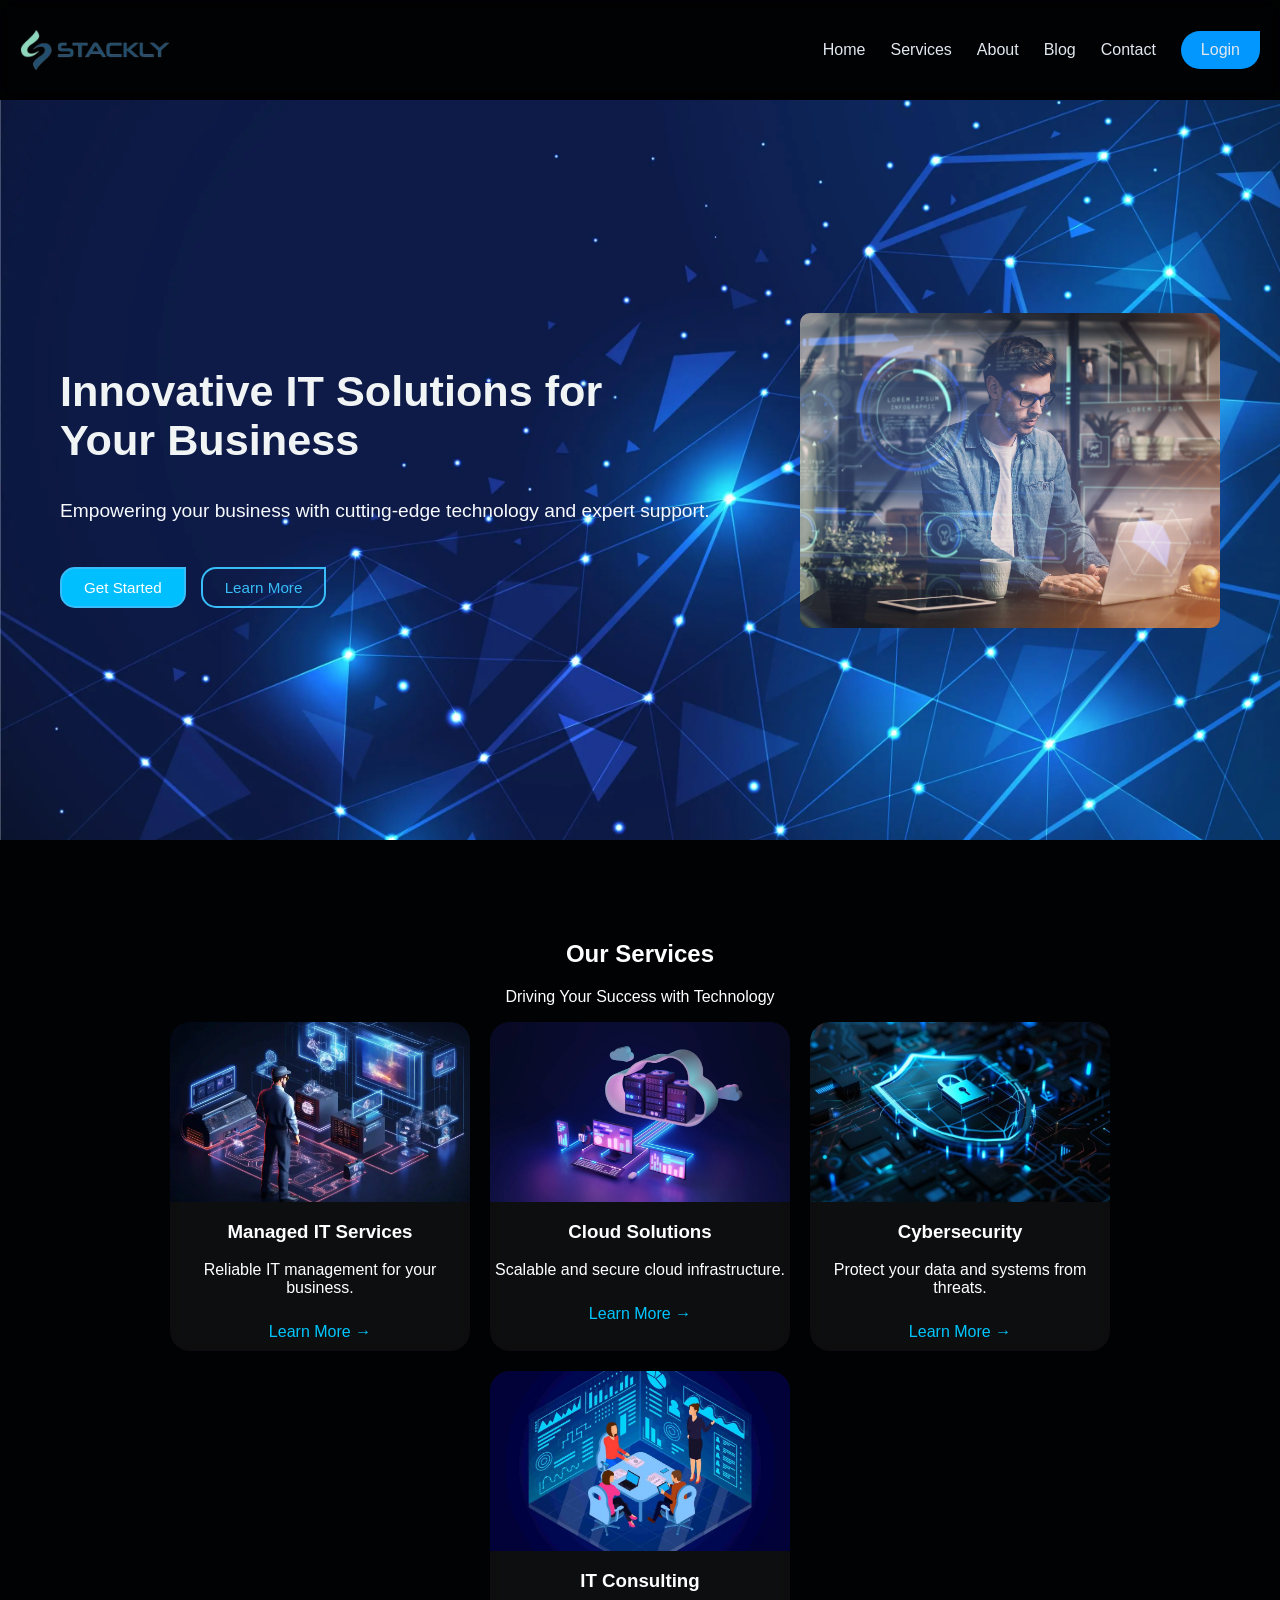
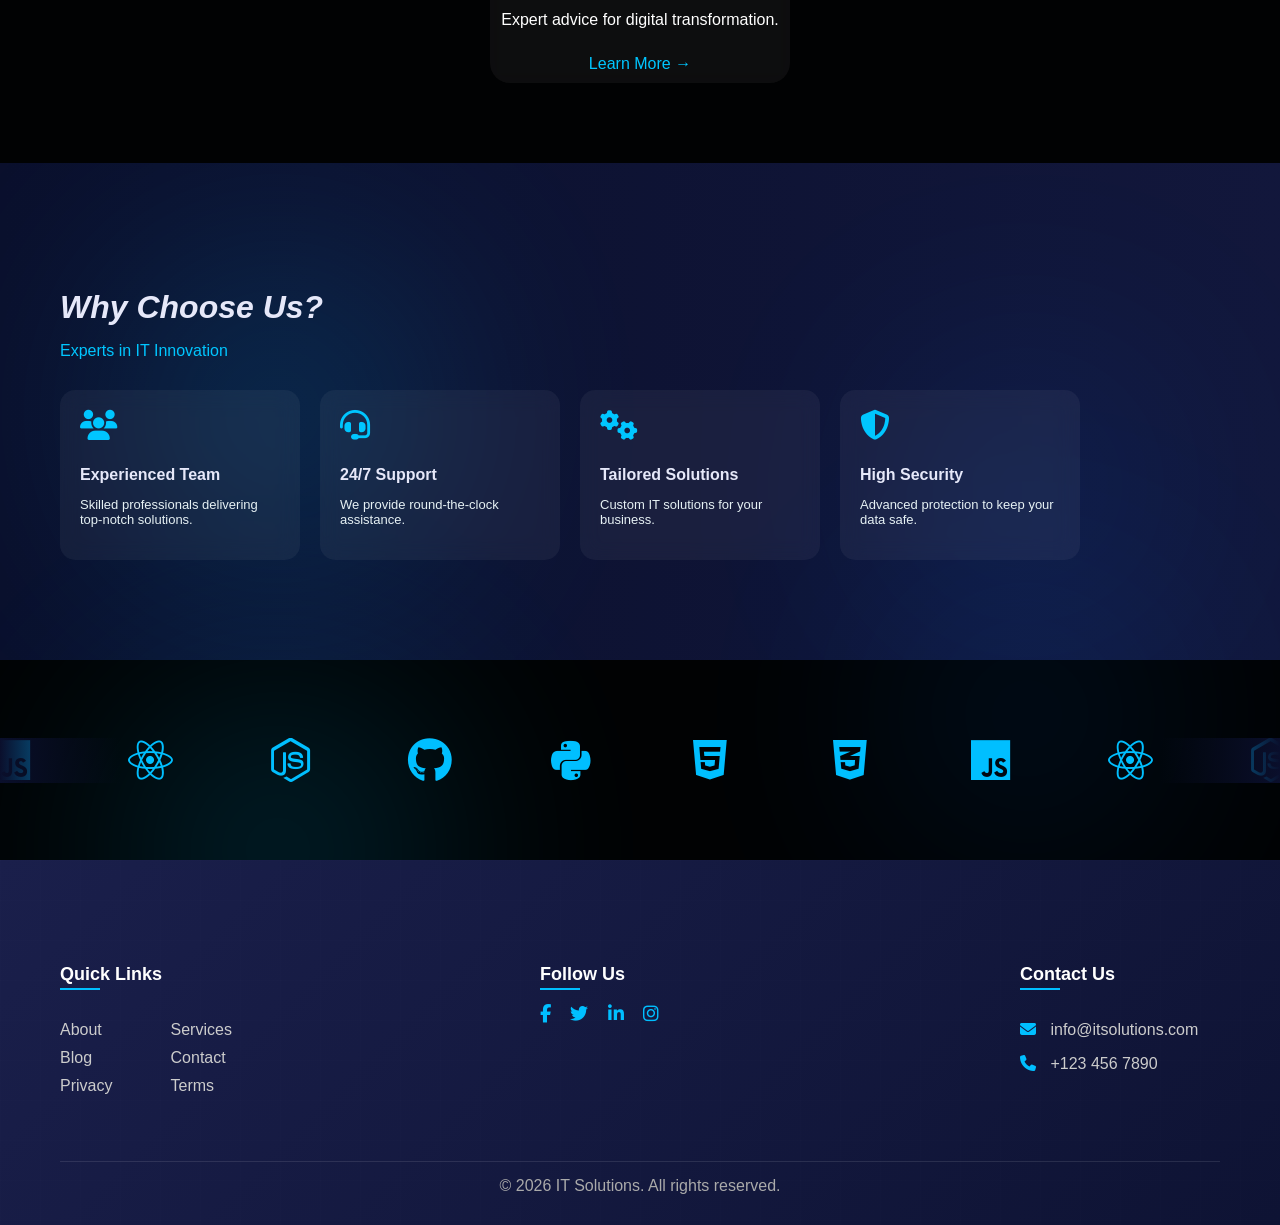
<file: index.html>
<!DOCTYPE html>
<html lang="en">
<head>
    <meta charset="UTF-8" />
    <meta name="viewport" content="width=device-width, initial-scale=1.0" />
    <title>IT Solutions</title>

    <link rel="stylesheet" href="style.css" />
    <link rel="stylesheet" href="https://cdnjs.cloudflare.com/ajax/libs/font-awesome/6.5.0/css/all.min.css">
</head>

<body>

<header>
    <img src="Assets/logo-stackly.webp" alt="IT Solutions Logo" class="logo"/>

    <nav>
        <ul class="nav-item" id="nav-menu">
            <li><a href="#home">Home</a></li>
            <li><a href="service.html">Services</a></li>
            <li><a href="about.html">About</a></li>
            <li><a href="blog.html">Blog</a></li>
            <li><a href="contact.html">Contact</a></li>
            <li><a href="login.html" class="login-btn">Login</a></li>
        </ul>
    </nav>
    <button class="hamburger" id="hamburger">☰</button>
</header>


<section id="home" class="hero">
    <div class="hero-text">
        <h1 class="anim">Innovative IT Solutions for Your Business</h1>
        <p class="anim">Empowering your business with cutting-edge technology and expert support.</p>
        <div class="hero-buttons">
            <a href="service.html" class="primary anim">Get Started</a>
            <a href="about.html" class="secondary anim">Learn More</a>
        </div>
    </div>
        <img src="Assets/person-working-html-computer_11zon.webp" class="hero-img anim"/>
</section>


<section id="services" class="services">
    <h2>Our Services</h2>
    <p>Driving Your Success with Technology</p>

    <div class="service-cards">

        <div class="card">
            <div class="image-box">
                <img src="Assets/manage_IT.webp" alt="service">
            </div>
            <h3>Managed IT Services</h3>
            <p>Reliable IT management for your business.</p>
            <a href="service.html" class="learn-more">Learn More →</a>
        </div>

        <div class="card">
            <div class="image-box">
                <img src="Assets/cloud_img.webp" alt="service">
            </div>
            <h3>Cloud Solutions</h3>
            <p>Scalable and secure cloud infrastructure.</p>
            <a href="service.html" class="learn-more">Learn More →</a>
        </div>

        <div class="card">
            <div class="image-box">
                <img src="Assets/cyber_security_img.webp" alt="service">
            </div>
            <h3>Cybersecurity</h3>
            <p>Protect your data and systems from threats.</p>
            <a href="service.html" class="learn-more">Learn More →</a>
        </div>

        <div class="card">
            <div class="image-box">
                <img src="Assets/IT_consulting_img1.jpg" alt="service">
            </div>
            <h3>IT Consulting</h3>
            <p>Expert advice for digital transformation.</p>
            <a href="service.html" class="learn-more">Learn More →</a>
        </div>

    </div>
</section>

<section class="why-us">
    <div class="why-wrapper">

        <div class="why-left">
            <h2>Why Choose Us?</h2>
            <p class="subtitle">Experts in IT Innovation</p>

            <div class="why-container">

                <div class="why-card">
                    <i class="fas fa-users"></i>
                    <h3>Experienced Team</h3>
                    <p>Skilled professionals delivering top-notch solutions.</p>
                </div>

                <div class="why-card">
                    <i class="fas fa-headset"></i>
                    <h3>24/7 Support</h3>
                    <p>We provide round-the-clock assistance.</p>
                </div>

                <div class="why-card">
                    <i class="fas fa-cogs"></i>
                    <h3>Tailored Solutions</h3>
                    <p>Custom IT solutions for your business.</p>
                </div>

                <div class="why-card">
                    <i class="fas fa-shield-alt"></i>
                    <h3>High Security</h3>
                    <p>Advanced protection to keep your data safe.</p>
                </div>

            </div>
        </div>

    </div>
</section>

<section id="testimonials" class="testimonials">
    <div class="tech-slider">
        <div class="tech-track">

            <div class="tech-item"><i class="fab fa-html5"></i></div>
            <div class="tech-item"><i class="fab fa-css3-alt"></i></div>
            <div class="tech-item"><i class="fab fa-js"></i></div>
            <div class="tech-item"><i class="fab fa-react"></i></div>
            <div class="tech-item"><i class="fab fa-node-js"></i></div>
            <div class="tech-item"><i class="fab fa-github"></i></div>
            <div class="tech-item"><i class="fab fa-python"></i></div>

            <!-- repeat -->
            <div class="tech-item"><i class="fab fa-html5"></i></div>
            <div class="tech-item"><i class="fab fa-css3-alt"></i></div>
            <div class="tech-item"><i class="fab fa-js"></i></div>
            <div class="tech-item"><i class="fab fa-react"></i></div>
            <div class="tech-item"><i class="fab fa-node-js"></i></div>
            <div class="tech-item"><i class="fab fa-github"></i></div>
            <div class="tech-item"><i class="fab fa-python"></i></div>

        </div>
    </div>
</section>


<footer class="footer">
    <div class="footer-container">

        <div class="footer-col">
            <h4>Quick Links</h4>
            <ul>
                <li><a href="about.html">About</a></li>
                <li><a href="service.html">Services</a></li>
                <li><a href="blog.html">Blog</a></li>
                <li><a href="contact.html">Contact</a></li>
                <li><a href="404.html">Privacy</a></li>
                <li><a href="404.html">Terms</a></li>
            </ul>
        </div>

        <div class="footer-col">
            <h4>Follow Us</h4>
            <div class="social-icons">
                <i class="fab fa-facebook-f"></i>
                <i class="fab fa-twitter"></i>
                <i class="fab fa-linkedin-in"></i>
                <i class="fab fa-instagram"></i>
            </div>
        </div>

        <div class="footer-col">
            <h4>Contact Us</h4>
            <p><i class="fas fa-envelope"></i> info@itsolutions.com</p>
            <p><i class="fas fa-phone"></i> +123 456 7890</p>
        </div>

    </div>

    <div class="footer-bottom">
        © 2026 IT Solutions. All rights reserved.
    </div>
</footer>

<script src="script.js"></script>

</body>
</html>
</file>
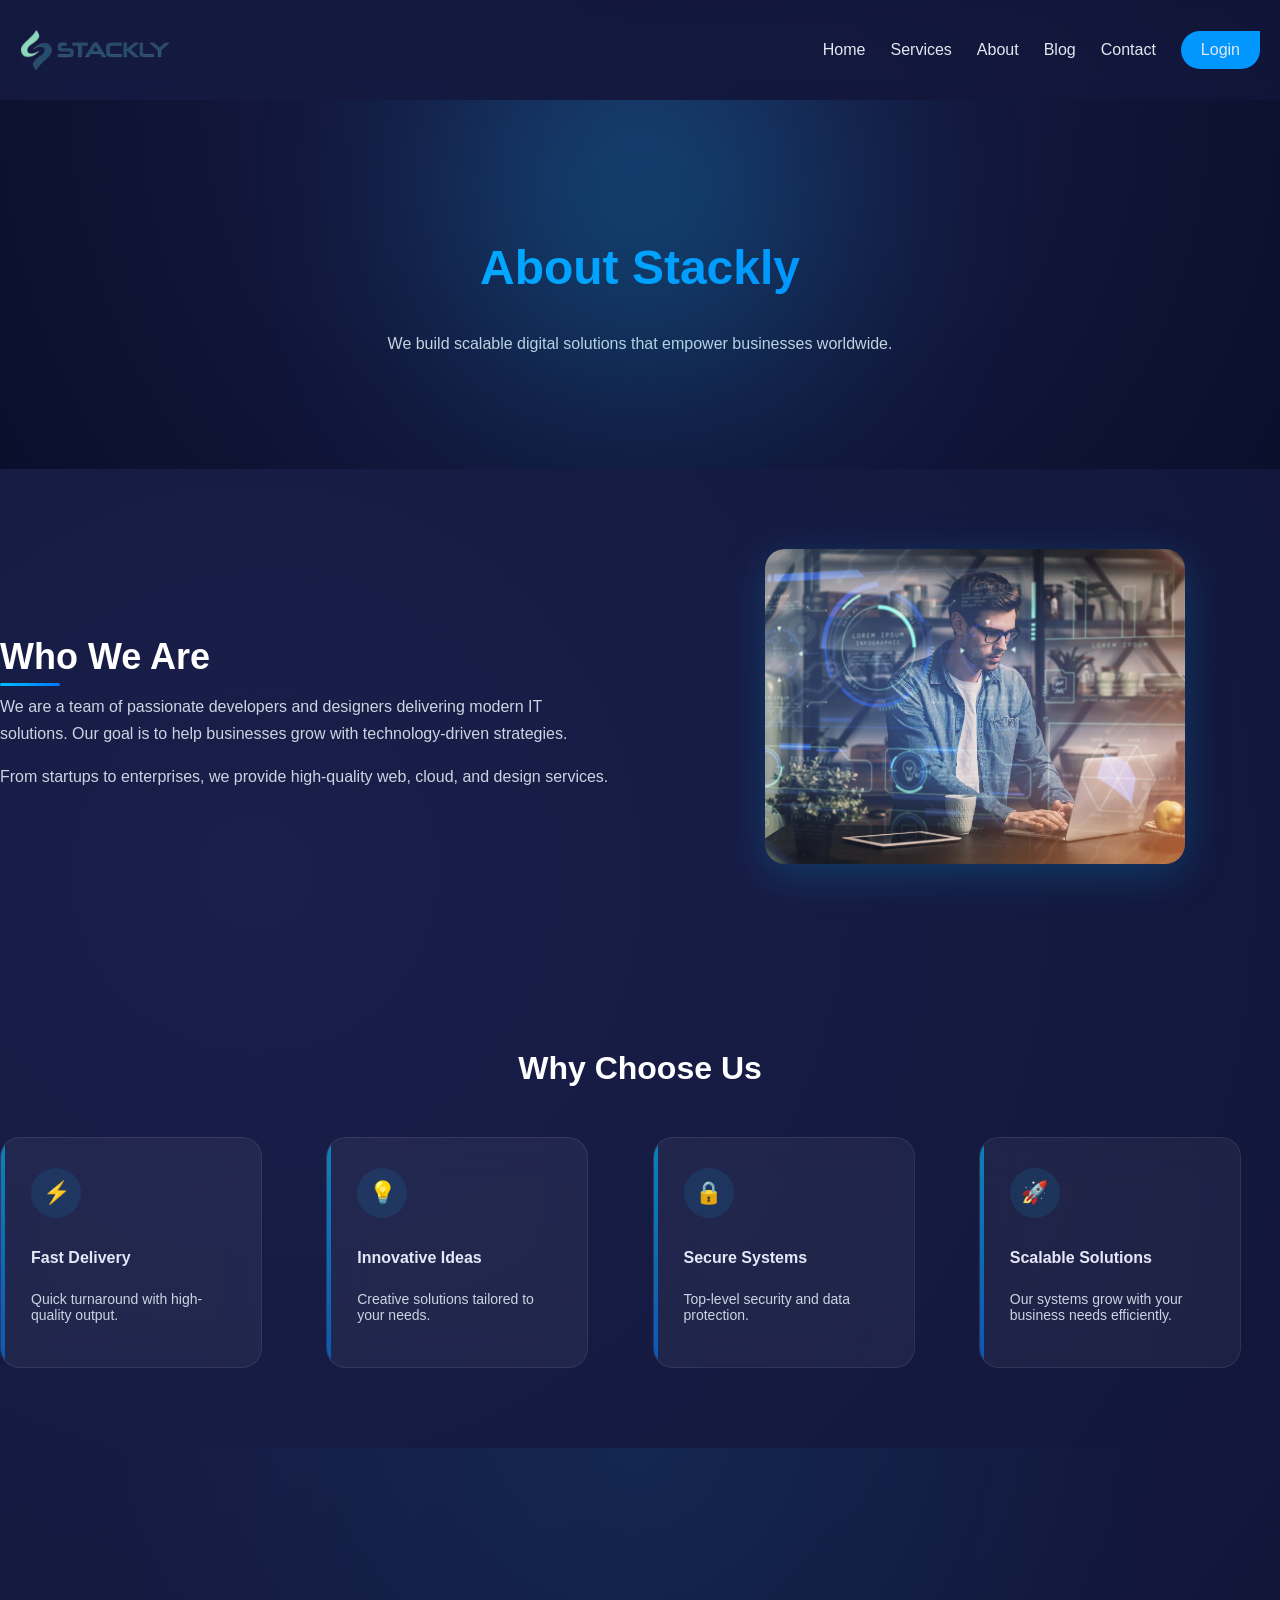
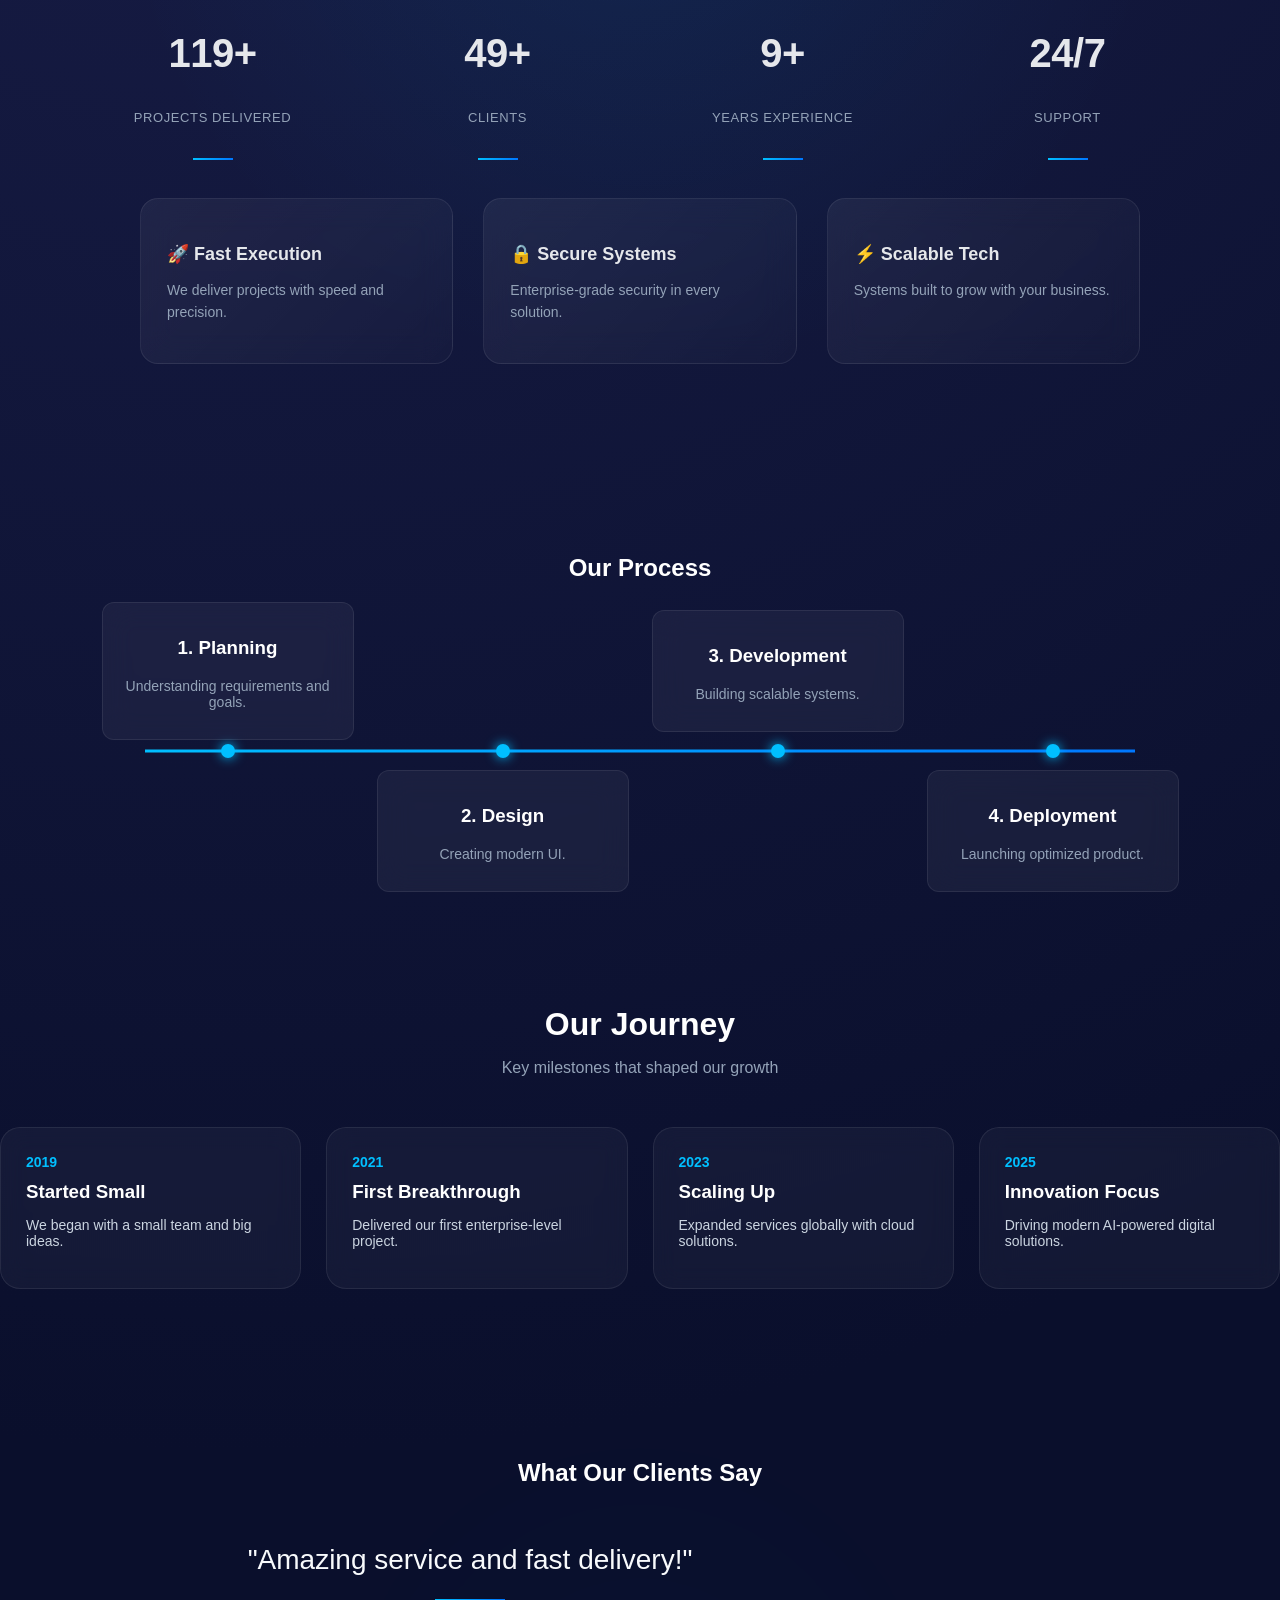
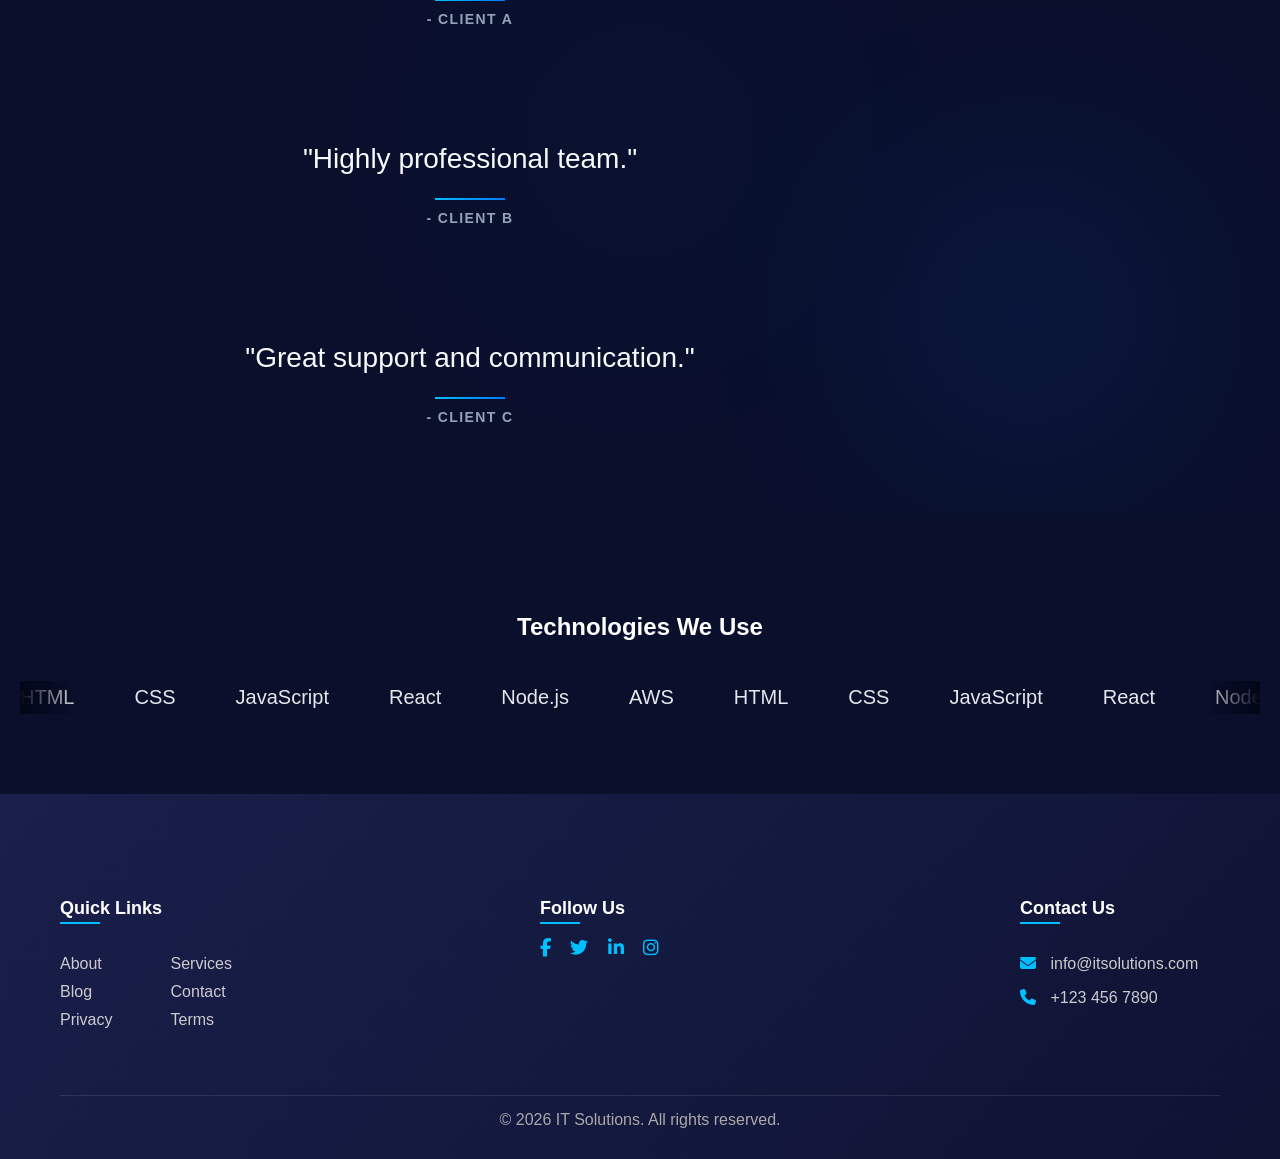
<file: about.html>
<!DOCTYPE html>
<html lang="en">
<head>
    <meta charset="UTF-8">
    <meta name="viewport" content="width=device-width, initial-scale=1.0">
    <title>About - IT Solutions</title>
    <link rel="stylesheet" href="style.css">
    <link rel="stylesheet" href="about.css">
    <link rel="stylesheet" href="https://cdnjs.cloudflare.com/ajax/libs/font-awesome/6.5.0/css/all.min.css">
</head>

<body>

<!-- HEADER -->
<header>
    <img src="Assets/logo-stackly.webp" alt="IT Solutions Logo" class="logo"/>

    <nav>
        <ul class="nav-item" id="nav-menu">
            <li><a href="index.html">Home</a></li>
            <li><a href="service.html">Services</a></li>
            <li><a href="about.html">About</a></li>
            <li><a href="blog.html">Blog</a></li>
            <li><a href="contact.html">Contact</a></li>
            <li><a href="login.html" class="login-btn">Login</a></li>
        </ul>
    </nav>
    <button class="hamburger" id="hamburger">☰</button>
</header>

<!-- HERO -->
<section class="about-hero">
    <h1>About Stackly</h1>
    <p>We build scalable digital solutions that empower businesses worldwide.</p>
</section>

<!-- ABOUT CONTENT -->
<section class="about-content">
    <div class="about-text">
        <h2>Who We Are</h2>
        <p>
            We are a team of passionate developers and designers delivering modern IT solutions.
            Our goal is to help businesses grow with technology-driven strategies.
        </p>
        <p>
            From startups to enterprises, we provide high-quality web, cloud, and design services.
        </p>
    </div>

    <div class="about-image">
        <img src="Assets/person-working-html-computer_11zon.webp" alt="Team working" />
    </div>
</section>

<!-- WHY US -->
<section class="about-why">
    <h2>Why Choose Us</h2>

    <div class="why-grid">

        <div class="why-card">
            <div class="icon">⚡</div>
            <h3>Fast Delivery</h3>
            <p>Quick turnaround with high-quality output.</p>
        </div>

        <div class="why-card">
            <div class="icon">💡</div>
            <h3>Innovative Ideas</h3>
            <p>Creative solutions tailored to your needs.</p>
        </div>

        <div class="why-card">
            <div class="icon">🔒</div>
            <h3>Secure Systems</h3>
            <p>Top-level security and data protection.</p>
        </div>

        <div class="why-card">
            <div class="icon">🚀</div>
            <h3>Scalable Solutions</h3>
            <p>Our systems grow with your business needs efficiently.</p>
        </div>
    </div>
</section>

<!-- ⭐ STATS -->
<section class="about-stats">

    <!-- TOP STRIP -->
    <div class="stats-strip">
        <div class="strip-item">
            <h2 data-target="120">0</h2>
            <p>Projects Delivered</p>
        </div>

        <div class="strip-item">
            <h2 data-target="50">0</h2>
            <p>Clients</p>
        </div>

        <div class="strip-item">
            <h2 data-target="10">0</h2>
            <p>Years Experience</p>
        </div>

        <div class="strip-item">
            <h2>24/7</h2>
            <p>Support</p>
        </div>
    </div>

    <!-- BOTTOM GRID -->
    <div class="stats-cards">

        <div class="stat-card">
            <h3>🚀 Fast Execution</h3>
            <p>We deliver projects with speed and precision.</p>
        </div>

        <div class="stat-card">
            <h3>🔒 Secure Systems</h3>
            <p>Enterprise-grade security in every solution.</p>
        </div>

        <div class="stat-card">
            <h3>⚡ Scalable Tech</h3>
            <p>Systems built to grow with your business.</p>
        </div>

    </div>

</section>

<!-- ⭐ PROCESS -->
<section class="process">
    <h2>Our Process</h2>

    <div class="process-steps">

        <div class="step" data-delay="0">
            <div class="step-content">
                <h3>1. Planning</h3>
                <p>Understanding requirements and goals.</p>
            </div>
        </div>

        <div class="step" data-delay="200">
            <div class="step-content">
                <h3>2. Design</h3>
                <p>Creating modern UI.</p>
            </div>
        </div>

        <div class="step" data-delay="400">
            <div class="step-content">
                <h3>3. Development</h3>
                <p>Building scalable systems.</p>
            </div>
        </div>

        <div class="step" data-delay="600">
            <div class="step-content">
                <h3>4. Deployment</h3>
                <p>Launching optimized product.</p>
            </div>
        </div>

    </div>
</section>

<section class="journey">
    <h2>Our Journey</h2>
    <p class="journey-sub">Key milestones that shaped our growth</p>

    <div class="journey-container">

        <div class="journey-card">
            <span>2019</span>
            <h3>Started Small</h3>
            <p>We began with a small team and big ideas.</p>
        </div>

        <div class="journey-card">
            <span>2021</span>
            <h3>First Breakthrough</h3>
            <p>Delivered our first enterprise-level project.</p>
        </div>

        <div class="journey-card">
            <span>2023</span>
            <h3>Scaling Up</h3>
            <p>Expanded services globally with cloud solutions.</p>
        </div>

        <div class="journey-card">
            <span>2025</span>
            <h3>Innovation Focus</h3>
            <p>Driving modern AI-powered digital solutions.</p>
        </div>

    </div>
</section>


<!-- ⭐ TESTIMONIALS -->
<section class="testimonials">
    <h2>What Our Clients Say</h2>

    <div class="testimonial-container">
        <div class="testimonial">
            <p>"Amazing service and fast delivery!"</p>
            <h4>- Client A</h4>
        </div>

        <div class="testimonial">
            <p>"Highly professional team."</p>
            <h4>- Client B</h4>
        </div>

        <div class="testimonial">
            <p>"Great support and communication."</p>
            <h4>- Client C</h4>
        </div>
    </div>
</section>

<!-- ⭐ TECH STACK -->
<section class="tech-stack">
    <h2>Technologies We Use</h2>

    <div class="tech-marquee">
        <div class="tech-track">
            <span>HTML</span>
            <span>CSS</span>
            <span>JavaScript</span>
            <span>React</span>
            <span>Node.js</span>
            <span>AWS</span>

            <!-- duplicate for seamless loop -->
            <span>HTML</span>
            <span>CSS</span>
            <span>JavaScript</span>
            <span>React</span>
            <span>Node.js</span>
            <span>AWS</span>
        </div>
    </div>
</section>


<!-- FOOTER -->
<footer class="footer">
    <div class="footer-container">

        <div class="footer-col">
            <h4>Quick Links</h4>
            <ul>
                <li><a href="about.html">About</a></li>
                <li><a href="service.html">Services</a></li>
                <li><a href="blog.html">Blog</a></li>
                <li><a href="contact.html">Contact</a></li>
                <li><a href="404.html">Privacy</a></li>
                <li><a href="404.html">Terms</a></li>
            </ul>
        </div>

        <div class="footer-col">
            <h4>Follow Us</h4>
            <div class="social-icons">
                <i class="fab fa-facebook-f"></i>
                <i class="fab fa-twitter"></i>
                <i class="fab fa-linkedin-in"></i>
                <i class="fab fa-instagram"></i>
            </div>
        </div>

        <div class="footer-col">
            <h4>Contact Us</h4>
            <p><i class="fas fa-envelope"></i> info@itsolutions.com</p>
            <p><i class="fas fa-phone"></i> +123 456 7890</p>
        </div>

    </div>

    <div class="footer-bottom">
        © 2026 IT Solutions. All rights reserved.
    </div>
</footer>

<script src="script.js"></script>
</body>
</html>
</file>
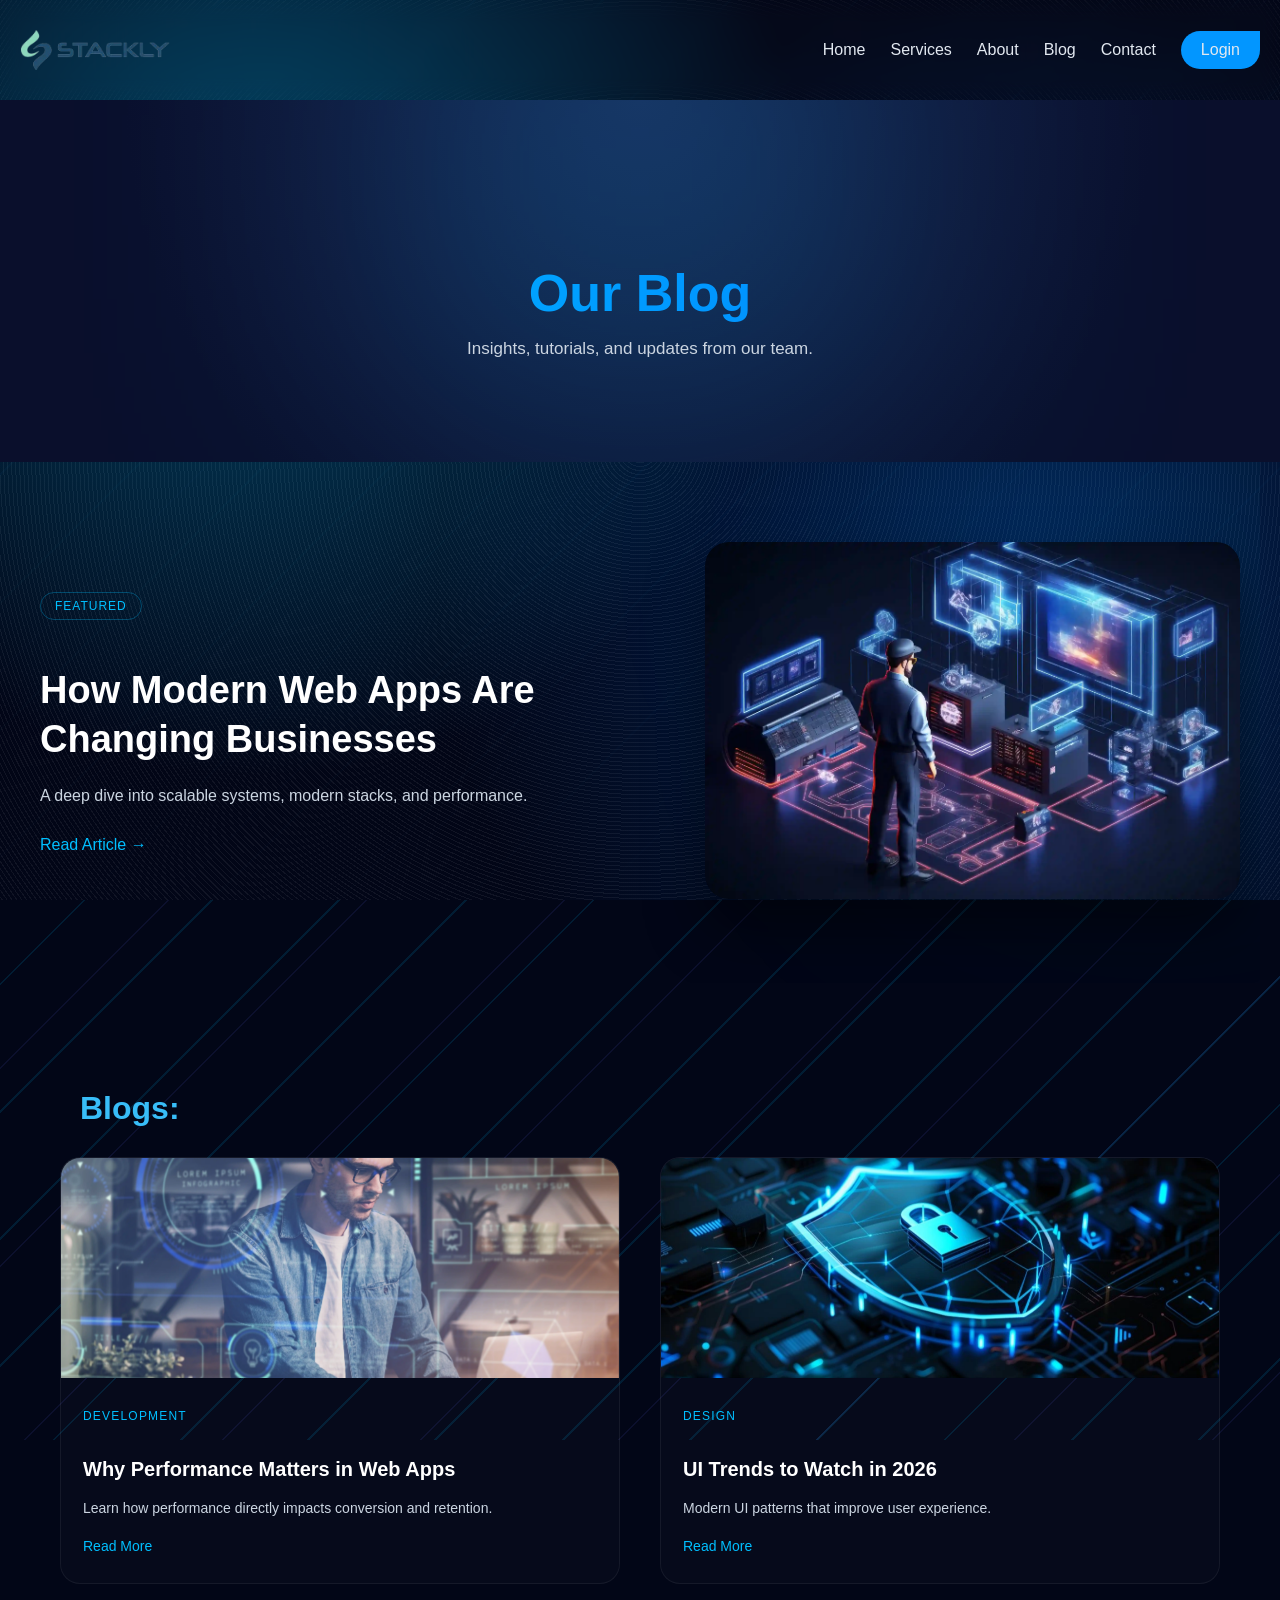
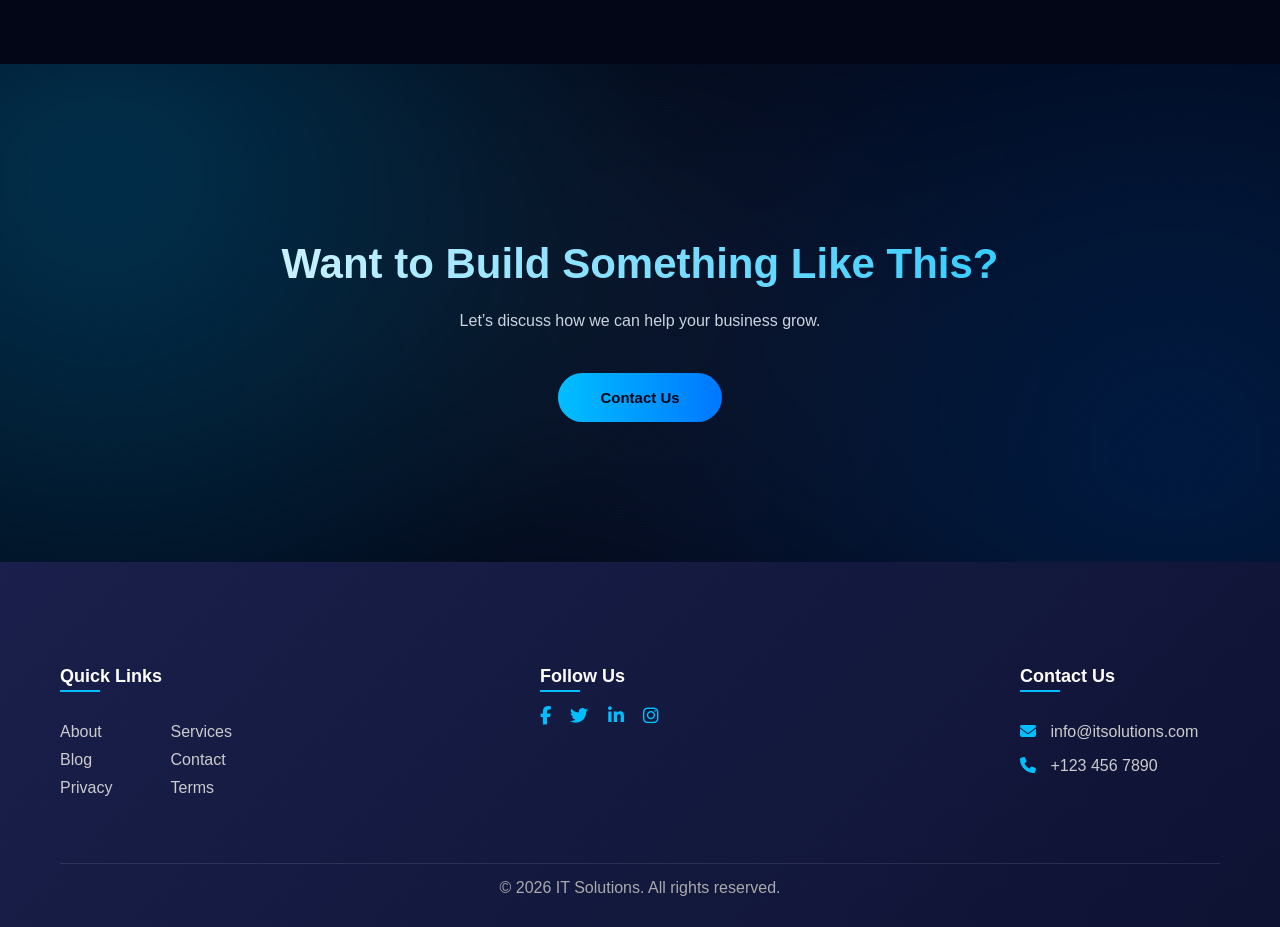
<file: blog.html>
<!DOCTYPE html>
<html lang="en">
<head>
    <meta charset="UTF-8">
    <meta name="viewport" content="width=device-width, initial-scale=1.0">
    <title>Contact - IT Solutions</title>
    <link rel="stylesheet" href="style.css">
    <link rel="stylesheet" href="blog.css">
    <link rel="stylesheet" href="https://cdnjs.cloudflare.com/ajax/libs/font-awesome/6.5.0/css/all.min.css">
</head>

<body>

<!-- HEADER -->
<header>
    <img src="Assets/logo-stackly.webp" alt="IT Solutions Logo" class="logo"/>

    <nav>
        <ul class="nav-item" id="nav-menu">
            <li><a href="index.html">Home</a></li>
            <li><a href="service.html">Services</a></li>
            <li><a href="about.html">About</a></li>
            <li><a href="blog.html">Blog</a></li>
            <li><a href="contact.html">Contact</a></li>
            <li><a href="login.html" class="login-btn">Login</a></li>
        </ul>
    </nav>
    <button class="hamburger" id="hamburger">☰</button>
</header>

<body class="blog-page">
    <section class="blog-hero">
        <h1>Our Blog</h1>
        <p>Insights, tutorials, and updates from our team.</p>
    </section>
    <section class="blog-featured">
        
        <div class="featured-content">
            <span class="tag">Featured</span>
            <h2>How Modern Web Apps Are Changing Businesses</h2>
            <p>A deep dive into scalable systems, modern stacks, and performance.</p>
            <a href="#" class="read-more">Read Article →</a>
        </div>

        <div class="featured-image">
            <img src="Assets/manage_IT.webp" alt="Featured blog">
        </div>
    </section>
    <section class="blog-list">
        <h2 class="blogs-heading">Blogs:</h2>
        <div class="blog-grid">

            <article class="blog-card">
                <img src="Assets/person-working-html-computer_11zon.webp" alt="Blog image">
                <div class="blog-content">
                    <span class="category">Development</span>
                    <h3>Why Performance Matters in Web Apps</h3>
                    <p>Learn how performance directly impacts conversion and retention.</p>
                    <a href="404.html">Read More</a>
                </div>
            </article>

            <article class="blog-card">
                <img src="Assets/cyber_security_img.webp" alt="Blog image">
                <div class="blog-content">
                    <span class="category">Design</span>
                    <h3>UI Trends to Watch in 2026</h3>
                    <p>Modern UI patterns that improve user experience.</p>
                    <a href="404.html">Read More</a>
                </div>
            </article>

            <!-- More blog cards -->

        </div>

    </section>
    <section class="blog-cta">
        <h2>Want to Build Something Like This?</h2>
        <p>Let’s discuss how we can help your business grow.</p>
        <a href="contact.html">Contact Us</a>
    </section>

</body>

<footer class="footer">
    <div class="footer-container">

        <div class="footer-col">
            <h4>Quick Links</h4>
            <ul>
                <li><a href="about.html">About</a></li>
                <li><a href="service.html">Services</a></li>
                <li><a href="404.html">Blog</a></li>
                <li><a href="#contact-page">Contact</a></li>
                <li><a href="404.html">Privacy</a></li>
                <li><a href="404.html">Terms</a></li>
            </ul>
        </div>

        <div class="footer-col">
            <h4>Follow Us</h4>
            <div class="social-icons">
                <i class="fab fa-facebook-f"></i>
                <i class="fab fa-twitter"></i>
                <i class="fab fa-linkedin-in"></i>
                <i class="fab fa-instagram"></i>
            </div>
        </div>

        <div class="footer-col">
            <h4>Contact Us</h4>
            <p><i class="fas fa-envelope"></i> info@itsolutions.com</p>
            <p><i class="fas fa-phone"></i> +123 456 7890</p>
        </div>

    </div>

    <div class="footer-bottom">
        © 2026 IT Solutions. All rights reserved.
    </div>
</footer>

<script src="script.js"></script>
</body>
</html>
</file>
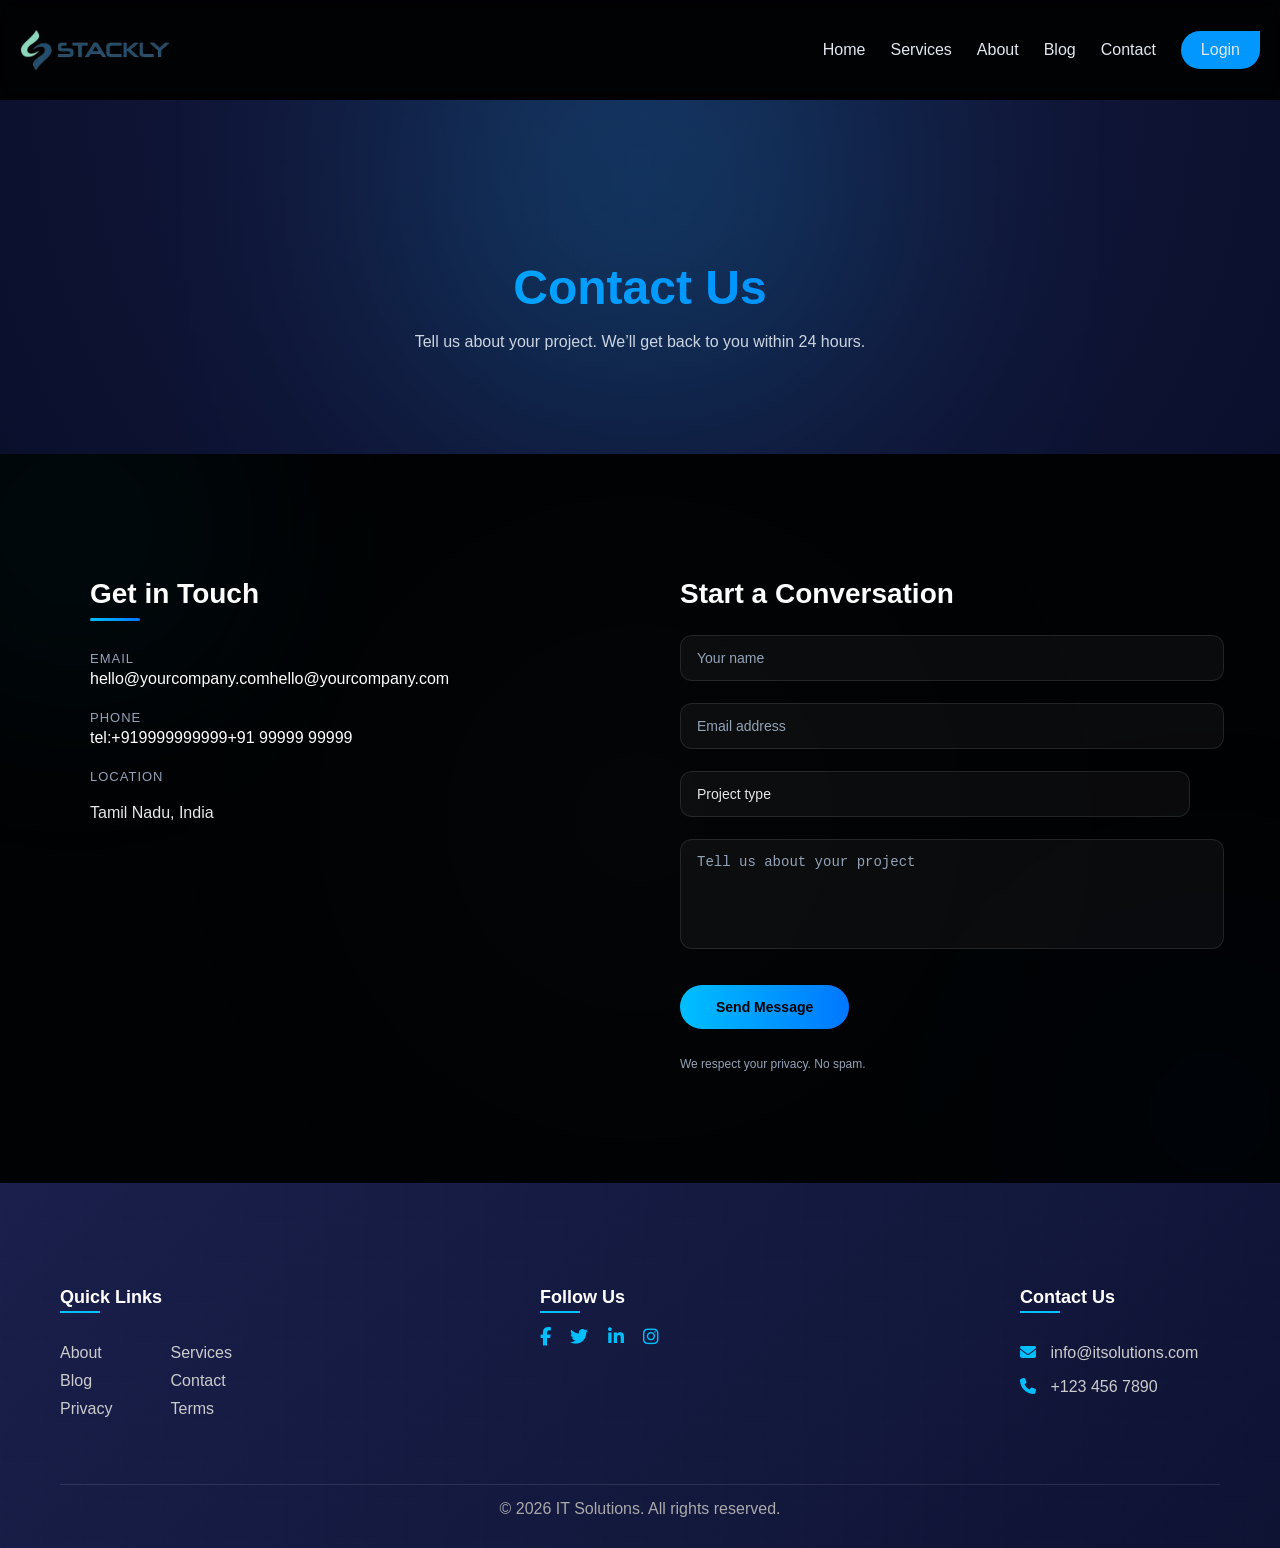
<file: contact.html>
<!DOCTYPE html>
<html lang="en">
<head>
    <meta charset="UTF-8">
    <meta name="viewport" content="width=device-width, initial-scale=1.0">
    <title>Contact - IT Solutions</title>
    <link rel="stylesheet" href="style.css">
    <link rel="stylesheet" href="contact.css">
    <link rel="stylesheet" href="https://cdnjs.cloudflare.com/ajax/libs/font-awesome/6.5.0/css/all.min.css">
</head>

<body>

<!-- HEADER -->
<header>
    <img src="Assets/logo-stackly.webp" alt="IT Solutions Logo" class="logo"/>

    <nav>
        <ul class="nav-item" id="nav-menu">
            <li><a href="index.html">Home</a></li>
            <li><a href="service.html">Services</a></li>
            <li><a href="about.html">About</a></li>
            <li><a href="blog.html">Blog</a></li>
            <li><a href="contact.html">Contact</a></li>
            <li><a href="login.html" class="login-btn">Login</a></li>
    </nav>
    <button class="hamburger" id="hamburger">☰</button>
</header>
<section class="contact-hero">
    <h1>Contact Us</h1>
    <p>Tell us about your project. We’ll get back to you within 24 hours.</p>
</section>
<section class="contact-main" id="contact-page">

    <div class="contact-wrapper">

        <!-- CONTACT INFO -->
        <div class="contact-info">
            <h2>Get in Touch</h2>

            <ul>
                <li>
                    <span>Email</span>
                    hello@yourcompany.comhello@yourcompany.com</a>
                </li>

                <li>
                    <span>Phone</span>
                    tel:+919999999999+91 99999 99999</a>
                </li>

                <li>
                    <span>Location</span>
                    <p>Tamil Nadu, India</p>
                </li>
            </ul>
        </div>

        <!-- CONTACT FORM -->
        <div class="contact-form">
            <h2>Start a Conversation</h2>

            <form>
                <div class="form-group">
                    <input type="text" name="name" placeholder="Your name" required>
                </div>

                <div class="form-group">
                    <input type="email" name="email" placeholder="Email address" required>
                </div>

                <div class="form-group">
                    <select name="project">
                        <option value="">Project type</option>
                        <option>Website Development</option>
                        <option>Web Application</option>
                        <option>UI/UX Design</option>
                        <option>Consultation</option>
                    </select>
                </div>

                <div class="form-group">
                    <textarea name="message" rows="5" placeholder="Tell us about your project" required></textarea>
                </div>

                <button type="submit" onclick="sendErrMsg()">Send Message</button>

                <p class="form-note">We respect your privacy. No spam.</p>
            </form>
        </div>

    </div>

</section>
<footer class="footer">
    <div class="footer-container">

        <div class="footer-col">
            <h4>Quick Links</h4>
            <ul>
                <li><a href="about.html">About</a></li>
                <li><a href="service.html">Services</a></li>
                <li><a href="404.html">Blog</a></li>
                <li><a href="#contact-page">Contact</a></li>
                <li><a href="404.html">Privacy</a></li>
                <li><a href="404.html">Terms</a></li>
            </ul>
        </div>

        <div class="footer-col">
            <h4>Follow Us</h4>
            <div class="social-icons">
                <i class="fab fa-facebook-f"></i>
                <i class="fab fa-twitter"></i>
                <i class="fab fa-linkedin-in"></i>
                <i class="fab fa-instagram"></i>
            </div>
        </div>

        <div class="footer-col">
            <h4>Contact Us</h4>
            <p><i class="fas fa-envelope"></i> info@itsolutions.com</p>
            <p><i class="fas fa-phone"></i> +123 456 7890</p>
        </div>

    </div>

    <div class="footer-bottom">
        © 2026 IT Solutions. All rights reserved.
    </div>
</footer>

<script src="script.js"></script>
</body>
</html>
</file>
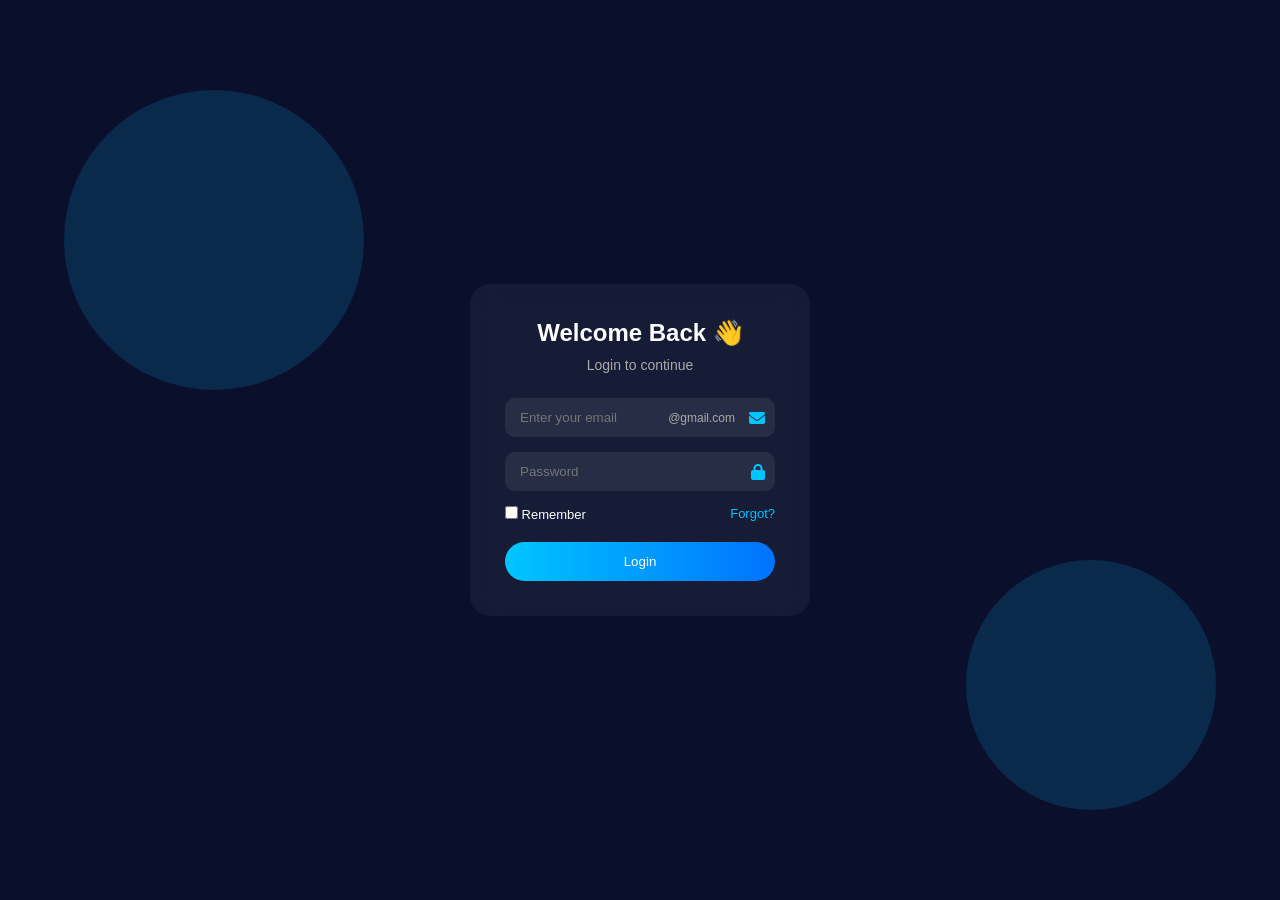
<file: login.html>
<!DOCTYPE html>
<html lang="en">
<head>
  <meta charset="UTF-8">
  <title>Login | IT Solutions</title>
  <link rel="stylesheet" href="login.css">
  <link rel="stylesheet" href="https://cdnjs.cloudflare.com/ajax/libs/font-awesome/6.5.0/css/all.min.css">
</head>

<body>

<div class="login-container">

  <div class="login-box">
    <h2 class="card-heading">Welcome Back 👋</h2>
    <p class="subtitle">Login to continue</p>

    <form id="loginForm">

      <div class="input-group">
        <input type="text" placeholder="Enter your email" required>
        <span>@gmail.com</span>
        <i class="fas fa-envelope"></i>
      </div>

      <div class="input-group">
        <input type="password" placeholder="Password" required>
        <i class="fas fa-lock"></i>
      </div>

      <div class="options">
        <label><input type="checkbox"> Remember</label>
        <a href="#">Forgot?</a>
      </div>

      <button type="submit" class="login-btn">Login</button>

    </form>
  </div>

</div>

<script src="login.js"></script>
</body>
</html>
</file>
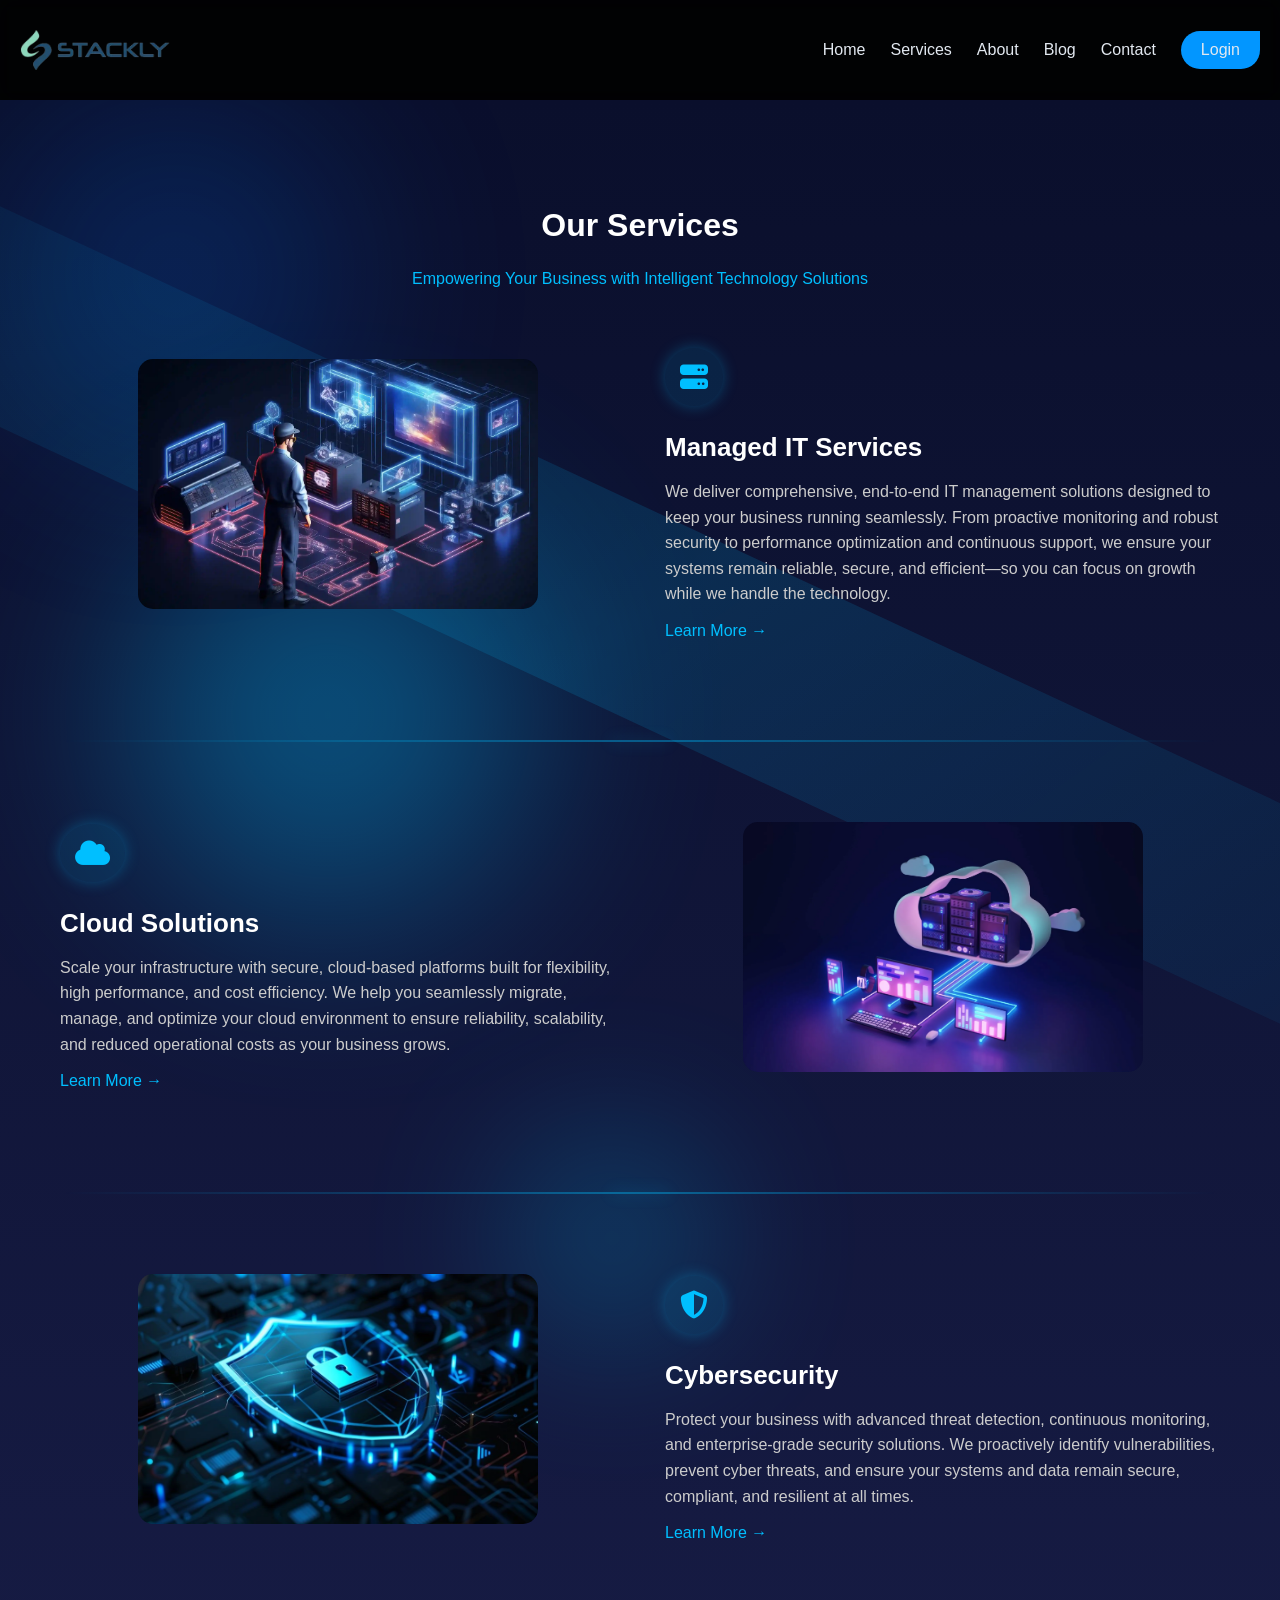
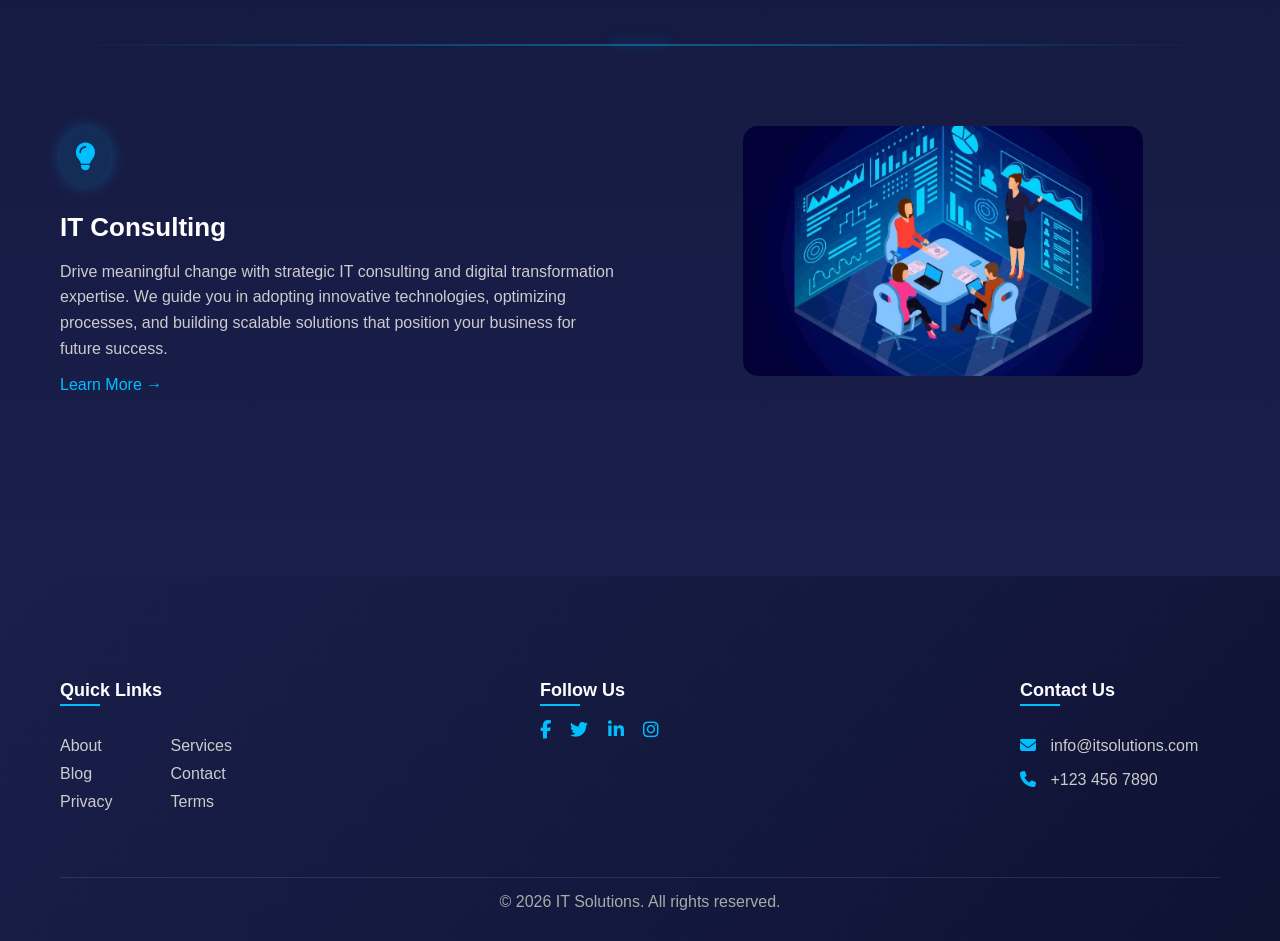
<file: service.html>
<!DOCTYPE html>
<html lang="en">
<head>
    <meta charset="UTF-8" />
    <meta name="viewport" content="width=device-width, initial-scale=1.0" />
    <title>IT Solutions</title>

    <link rel="stylesheet" href="style.css" />
    <link rel="stylesheet" href="https://cdnjs.cloudflare.com/ajax/libs/font-awesome/6.5.0/css/all.min.css">
</head>

<body>

<header>
    <img src="Assets/logo-stackly.webp" alt="IT Solutions Logo" class="logo"/>

    <nav>
        <ul class="nav-item" id="nav-menu">
            <li><a href="index.html">Home</a></li>
            <li><a href="#services">Services</a></li>
            <li><a href="about.html">About</a></li>
            <li><a href="blog.html">Blog</a></li>
            <li><a href="contact.html">Contact</a></li>
            <li><a href="login.html" class="login-btn">Login</a></li>
    </nav>
    <button class="hamburger" id="hamburger">☰</button>
</header>


<section class="services-detailed">

<div class="glow"></div>
<div class="beam"></div>

  <h2 class="section-title">Our Services</h2>
  <p class="section-subtitle">Empowering Your Business with Intelligent Technology Solutions</p>

  <!-- SERVICE 1 -->
  <div class="service-row">
    <div class="service-img">
      <img src="Assets/manage_IT.webp">
    </div>
    <div class="service-content">
      <div class="service-icon">
        <i class="fas fa-server"></i>
    </div>
      <h3>Managed IT Services</h3>
      <p>We deliver comprehensive, end-to-end IT management solutions designed to keep your business running seamlessly. From proactive monitoring and robust security to performance optimization and continuous support, we ensure your systems remain reliable, secure, and efficient—so you can focus on growth while we handle the technology.</p>
      <a href="404.html">Learn More →</a>
    </div>
  </div>

  <div class="service-divider"></div>

  <!-- SERVICE 2 -->
  <div class="service-row reverse">
    <div class="service-img">
      <img src="Assets/cloud_img.webp">
    </div>
    <div class="service-content">
      <div class="service-icon">
        <i class="fas fa-cloud"></i>
    </div>
      <h3>Cloud Solutions</h3>
      <p>Scale your infrastructure with secure, cloud-based platforms built for flexibility, high performance, and cost efficiency. We help you seamlessly migrate, manage, and optimize your cloud environment to ensure reliability, scalability, and reduced operational costs as your business grows.</p>
      <a href="404.html">Learn More →</a>
    </div>
  </div>

  <div class="service-divider"></div>

  <!-- SERVICE 3 -->
  <div class="service-row">
    <div class="service-img">
      <img src="Assets/cyber_security_img.webp">
    </div>
    <div class="service-content">
      <div class="service-icon">
        <i class="fas fa-shield-halved"></i>
      </div>
      <h3>Cybersecurity</h3>
      <p>Protect your business with advanced threat detection, continuous monitoring, and enterprise-grade security solutions. We proactively identify vulnerabilities, prevent cyber threats, and ensure your systems and data remain secure, compliant, and resilient at all times.</p>
      <a href="404.html">Learn More →</a>
    </div>
  </div>

  <div class="service-divider"></div>

  <!-- SERVICE 4 -->
  <div class="service-row reverse">
    <div class="service-img">
      <img src="Assets/IT_consulting_img1.jpg">
    </div>
    <div class="service-content">
      <div class="service-icon">
        <i class="fas fa-lightbulb"></i>
      </div>
      <h3>IT Consulting</h3>
      <p>Drive meaningful change with strategic IT consulting and digital transformation expertise. We guide you in adopting innovative technologies, optimizing processes, and building scalable solutions that position your business for future success.</p>
      <a href="404.html">Learn More →</a>
    </div>
  </div>

</section>


<footer class="footer">
    <div class="footer-container">

        <div class="footer-col">
            <h4>Quick Links</h4>
            <ul>
                <li><a href="about.html">About</a></li>
                <li><a href="service.html">Services</a></li>
                <li><a href="blog.html">Blog</a></li>
                <li><a href="contact.html">Contact</a></li>
                <li><a href="404.html">Privacy</a></li>
                <li><a href="404.html">Terms</a></li>
            </ul>
        </div>

        <div class="footer-col">
            <h4>Follow Us</h4>
            <div class="social-icons">
                <i class="fab fa-facebook-f"></i>
                <i class="fab fa-twitter"></i>
                <i class="fab fa-linkedin-in"></i>
                <i class="fab fa-instagram"></i>
            </div>
        </div>

        <div class="footer-col">
            <h4>Contact Us</h4>
            <p><i class="fas fa-envelope"></i> info@itsolutions.com</p>
            <p><i class="fas fa-phone"></i> +123 456 7890</p>
        </div>

    </div>

    <div class="footer-bottom">
        © 2026 IT Solutions. All rights reserved.
    </div>
</footer>
</body>
<script src="script.js"></script>
</html>
</file>
<file: style.css>
body {
    font-family: 'Poppins', sans-serif;
    margin: 0;
    background: linear-gradient(180deg, #0a0f2c, #1a1f4b);
    color: #fff;
}

header {
    display: flex;
    justify-content: space-between;
    align-items: center;
    padding: 15px 20px;
    backdrop-filter: blur(10px);
    position: relative;
    z-index: 1000;
}

.logo {
    width: 150px;
    height:40px
}

.nav-item li a {
    color: #e2e8f0;
    text-decoration: none;
}

.nav-item {
    display: flex;
    list-style: none;
    gap: 25px;
    align-items: center;
    transition: all 0.3s ease;
}

.nav-item.active {
    transform: translateY(0);
    opacity: 1;
}

nav ul {
    display: flex;
    align-items: center;
    list-style: none;
    gap: 20px;
}

.nav-item li a {
    color: #e2e8f0;
    text-decoration: none;
    transition: 0.3s;
}

.nav-item li a:hover {
    color: #00bffe;
}

.login-btn {
    display: inline-block;
    background-color: #0296ff;
    padding: 10px 20px;
    border-radius: 20px;
    border-top-right-radius: 0px;
    color: #fff;
    text-decoration: none;
    transition: 0.5s;
}
.login-btn:hover {
    border-top-right-radius: 20px;
    color:#fff;
}

.hamburger {
    display: none;
    font-size: 28px;
    background: none;
    border: none;
    color: white;
    cursor: pointer;
}

:root {
    --bg-color: #010203;
    --text-color: #ffffff;
    --accent-color: #00bfff;
}

body.light-mode {
    --bg-color: #f5f5f5;
    --text-color: #222222;
    --accent-color: #0077cc;
}

body {
    background: var(--bg-color);
    color: var(--text-color);
    transition: background 0.5s, color 0.5s;
}

.theme-btn {
    background: transparent;
    border: none;
    font-size: 20px;
    cursor: pointer;
    color: var(--accent-color);
}

.hero {
    display: flex;
    background-image: url("./Assets/background_img.webp");
    background-size: cover;
    height: 60vh;
    background-position: center;
    align-items: center;
    justify-content: space-between;
    padding: 100px 60px;
    gap: 40px;
}
.hero-text {
    display: flex;
    flex-direction: column;
}

.hero-text h1 {
    font-size: 2.7rem;
    color: #f1f4f5;
    width: 80%;
     margin-bottom: 15px;
}

.hero-text p {
    font-size: 1.2rem;
    color: #f7faff;
    margin-top: 20px;
     margin-bottom: 45px;
}

.hero-img-container {
    flex: 1;
    display: flex;
    justify-content: center;
}

.hero-img {
    width: 100%;
    max-width: 420px;
    border-radius: 10px;
    transition: 1s;
}

.hero-buttons {
    display: flex;
    gap: 15px;
    flex-wrap: wrap;
}

.hero-buttons button {
    display: inline-block;
    margin-right: 15px;
    padding: 10px 20px;
    border-radius: 25px;
    border-top-right-radius: 0;
    cursor: pointer;
    transition: 0.5s;
}

.hero-buttons button:hover {
    border-top-right-radius:25px;
}


button.primary,
a.primary {
    display: inline-flex;
    align-items: center;
    justify-content: center;

    padding: 10px 22px;
    border-radius: 15px;
    border-top-right-radius: 0px;

    background: #00bfff;
    border: 2px solid #38bdf8;
    color: #fff;

    font-size: 0.95rem;
    font-weight: 500;
    cursor: pointer;

    text-decoration: none; /* removes underline for <a> */
    transition: all 0.3s ease;
}

button.primary:hover,
a.primary:hover {
    color: #fff;
    border-top-right-radius: 15px;
}
/* apply same style to both */
button.secondary,
a.secondary {
    display: inline-flex;
    align-items: center;
    justify-content: center;

    padding: 10px 22px;
    border-radius: 15px;
    border-top-right-radius: 0px;

    background: transparent;
    border: 2px solid #38bdf8;
    color: #38bdf8;

    font-size: 0.95rem;
    font-weight: 500;
    cursor: pointer;

    text-decoration: none; /* removes underline for <a> */
    transition: all 0.3s ease;
}

/* hover same for both */
button.secondary:hover,
a.secondary:hover {
    border-color: #fff;
    color: #fff;
    border-top-right-radius: 15px;
}

/* animation class */
button.anim,
a.anim {
    transition: transform 0.3s ease, box-shadow 0.3s ease;
}

button.anim:hover,
a.anim:hover {
    transform: translateY(-3px);
    box-shadow: 0 8px 20px rgba(56,189,248,0.3);
}

.services {
    text-align: center;
    padding: 80px 60px;
}

.service-cards {
    display: flex;
    justify-content: center;
    gap: 20px;
    flex-wrap: wrap;
}

.service-img {
    width: 140%;
    margin-bottom: 20px;
    background-size: cover;
}

.card {
    background: rgba(255,255,255,0.05);
    width: 300px;
    border-radius: 20px;
    text-align: center;
    backdrop-filter: blur(10px);
    transition: 0.3s;
    overflow: hidden;
}

.image-box {
    width: 100%;
    height: 180px;
    overflow: hidden;
}

.image-box img {
    width: 100%;
    height: 100%;
    object-fit: cover;
    transition: 0.4s;
}

.card:hover {
    transform: translateY(-10px);
}

.learn-more {
    display: inline-block;
    margin-top: 10px;
    margin-bottom: 10px;
    color: #00c6ff;
    text-decoration: none;
    font-weight: 500;
    position: relative;
    transition: 0.3s;
}

.learn-more::after {
    content: "";
    position: absolute;
    left: 0;
    bottom: -3px;
    width: 0%;
    height: 2px;
    background: #00c6ff;
    transition: 0.3s;
}

.learn-more:hover::after {
    width: 100%;
}

.learn-more:hover {
    color: #fff;
}

.why-us {
    position: relative;
    padding: 100px 60px;
    background: linear-gradient(270deg, #0a0f2c, #1a1f4b, #0a0f2c);
    background-size: 400% 400%;
    animation: gradientMove 10s ease infinite;
    overflow: hidden;
}

@keyframes gradientMove {
    0% { background-position: 0% 50%; }
    50% { background-position: 100% 50%; }
    100% { background-position: 0% 50%; }
}

.why-wrapper {
    display: flex;
    align-items: center;
    justify-content: space-between;
    gap: 50px;
    flex-wrap: wrap;
    position: relative;
    z-index: 1;
}

.why-us::after {
    content: "";
    position: absolute;
    width: 300px;
    height: 300px;
    background: #00bfff;
    border-radius: 50%;
    filter: blur(120px);
    opacity: 0.2;
    top: 20%;
    left: 10%;
    animation: floatGlow 6s ease-in-out infinite;
}

@keyframes floatGlow {
    0% { transform: translateY(0px); }
    50% { transform: translateY(-40px); }
    100% { transform: translateY(0px); }
}

.why-us::before {
    content: "";
    position: absolute;
    width: 250px;
    height: 250px;
    background: #0077ff;
    border-radius: 50%;
    filter: blur(120px);
    opacity: 0.15;
    bottom: 10%;
    right: 10%;
    animation: floatGlow 8s ease-in-out infinite;
}

.why-left h2 {
    font-size: 32px;
    margin-bottom: 10px;
    color:#e6e8f9;
    font-style: italic;
}

.subtitle {
    color: #00c6ff;
    margin-bottom: 30px;
}

.why-container {
    display: flex;
    gap: 20px;
    flex-wrap: wrap;
}

.why-card {
    width: 200px;
    padding: 20px;
    border-radius: 15px;
    background: rgba(255,255,255,0.05);
    backdrop-filter: blur(10px);
    transition: 0.3s;
}

.why-card i {
    font-size: 30px;
    color: #00c6ff;
    margin-bottom: 10px;
}

.why-card h3 {
    color:#e6e8f9;
    font-size: 16px;
    margin-bottom: 8px;
}

.why-card p {
    font-size: 13px;
    color: #e6f1f4;
}

.why-card:hover {
    transform: translateY(-10px);
    box-shadow: 0 15px 30px rgba(0,0,0,0.5);
}

.tech-slider {
    width: 100%;
    display: flex;
    justify-content: center;
    overflow: hidden;
}

.tech-track {
    display: flex;
    gap: 60px;
    align-items: center;
    justify-content: center;
    animation: scrollTech 20s linear infinite;
}

.tech-item {
    display: flex;
    justify-content: center;
    align-items: center;
    min-width: 80px;
}

.tech-item i {
    font-size: 45px;
    color: #00bfff;
    transition: 0.3s;
}

.tech-item i:hover {
    transform: scale(1.3);
    color: #ffffff;
}

@keyframes scrollTech {
    0% { transform: translateX(0); }
    100% { transform: translateX(-50%); }
}

.tech-slider::before,
.tech-slider::after {
    content: "";
    position: absolute;
    top: 0;
    width: 120px;
    height: 100%;
    z-index: 2;
}

.tech-slider::before {
    left: 0;
    background: linear-gradient(to right, #0a0f2c, transparent);
}

.tech-slider::after {
    right: 0;
    background: linear-gradient(to left, #0a0f2c, transparent);
}

.testimonials {
    position: relative;
    min-height: 200px;
    display: flex;
    flex-direction: column;
    justify-content: center;
    text-align: center;
}

.testimonial-slider {
    margin-bottom: 30px;
}

.testimonials::before {
    content: "";
    position: absolute;
    width: 300px;
    height: 300px;
    background: #00bfff;
    border-radius: 50%;
    filter: blur(120px);
    opacity: 0.2;
    top: 20%;
    left: 10%;
    animation: floatBg 6s ease-in-out infinite;
}

.testimonials::after {
    content: "";
    position: absolute;
    width: 250px;
    height: 250px;
    background: #0077ff;
    border-radius: 50%;
    filter: blur(120px);
    opacity: 0.15;
    bottom: 10%;
    right: 10%;
    animation: floatBg 8s ease-in-out infinite;
}

@keyframes floatBg {
    0% { transform: translateY(0px); }
    50% { transform: translateY(-40px); }
    100% { transform: translateY(0px); }
}

.testimonial-slider,
.tech-slider {
    position: relative;
    z-index: 2;
}

.footer {
    position: relative;
    padding: 80px 60px 30px;
    overflow: hidden;
    color: #fff;
    background: linear-gradient(-45deg, #0a0f2c, #121a3f, #0a0f2c, #1a1f4b);
    background-size: 400% 400%;
    animation: gradientMove 10s ease infinite;
}

.footer::before {
    content: "";
    position: absolute;
    inset: 0;
    background-image: linear-gradient(rgba(255,255,255,0.05) 1px, transparent 1px),
                      linear-gradient(90deg, rgba(255,255,255,0.05) 1px, transparent 1px);
    background-size: 40px 40px;
    opacity: 0.15;
}

.footer-container {
    display: flex;
    justify-content: space-between;
    flex-wrap: wrap;
    gap: 50px;
    position: relative;
    z-index: 1;
}

.footer-col {
    min-width: 200px;
    transition: 0.3s;
}

.footer-col:hover {
    transform: translateY(-8px);
}

.footer-col h4 {
    margin-bottom: 20px;
    font-size: 18px;
    position: relative;
    display: inline-block;
}

.footer-col h4::after {
    content: "";
    width: 40px;
    height: 2px;
    background: #00bfff;
    position: absolute;
    left: 0;
    bottom: -5px;
    transition: 0.3s;
}

.footer-col:hover h4::after {
    width: 100%;
}

.footer-col ul {
    list-style: none;
    padding: 0;
    display: grid;
    grid-template-columns: repeat(2, auto);
    gap: 10px 30px;
}

.footer-col ul li a {
    color: #ccc;
    text-decoration: none;
    transition: 0.3s;
    position: relative;
}

.footer-col ul li a::after {
    content: "";
    position: absolute;
    left: 0;
    bottom: -2px;
    width: 0%;
    height: 2px;
    background: #00bfff;
    transition: 0.3s;
}

.footer-col ul li a:hover::after {
    width: 100%;
}

.footer-col ul li a:hover {
    color: #fff;
}

.social-icons i {
    font-size: 18px;
    margin-right: 15px;
    color: #00bfff;
    cursor: pointer;
    transition: 0.3s;
}

.social-icons i:hover {
    transform: translateY(-5px) scale(1.2);
    color: #fff;
}

.footer-col p {
    color: #ccc;
    margin-bottom: 10px;
}

.footer-col p i {
    margin-right: 10px;
    color: #00bfff;
}

.footer-bottom {
    text-align: center;
    margin-top: 50px;
    padding-top: 15px;
    border-top: 1px solid rgba(255,255,255,0.1);
    color: #aaa;
    position: relative;
    z-index: 1;
}

@keyframes fadeIn {
    from {
        opacity: 0;
        transform: translateY(20px);
    }
    to {
        opacity: 1;
        transform: translateY(0);
    }
}

@media (max-width: 1024px) {
    .hero {
        flex-direction: column;
        text-align: center;
    }

    .hero-image img {
        width: 80%;
        margin-top: 20px;
    }

    .service-cards {
        flex-wrap: wrap;
        justify-content: center;
    }
}

@media (max-width: 768px) {
    header {
        align-items: center;
    }

    nav ul {
        flex-direction: column;
        gap: 10px;
    }

    .quote-btn {
        margin-top: 10px;
    }

    .why-wrapper {
        flex-direction: column;
        text-align: center;
    }

    .why-container {
        justify-content: center;
    }
}

@media (max-width: 786px) {
    h1 {
        font-size: 1.8rem;
    }

    .card {
        width: 90%;
    }

    footer {
        text-align: center;
    }
    .footer-container {
        flex-direction: column;
        align-items: center;
    }
}

@media (max-width: 768px) {
    .nav-item {
        display: none;
        flex-direction: column;
        position: absolute;
        top: 75%;
        right:0px;
        width: 200px;
        background: #010203;
        padding: 20px;
        border-bottom-left-radius: 10px;
        gap: 18px;
        z-index:9999;
        box-shadow: 0 10px 20px rgba(0, 0, 0, 0.3);
    }

    .nav-item.active {
        display: flex;
    }

    .hamburger {
        display: block;
        line-height: 1;
    }
    .hero{
        height:100vh;
    }
    .hero-buttons{
        display: flex;
        justify-content:center;
    }

}



/* ===== DETAILED SERVICES ===== */

.services-detailed {
    position: relative;
    overflow: hidden;
    padding: 80px 60px;
    background: linear-gradient(270deg, #0a0f2c, #1a1f4b, #0a0f2c);
    background-size: 400% 400%;
    background: linear-gradient(180deg, #0a0f2c, #1a1f4b);
}

.services-detailed::before,
.services-detailed::after {
    content: "";
    position: absolute;
    width: 300px;
    height: 300px;
    border-radius: 50%;
    filter: blur(100px);
    opacity: 0.35;
    z-index: 0;
}

/* LEFT ORB */
.services-detailed::before {
    width: 400px;
    height: 400px;
    background: #00bfff;
    top: 20%;
    left: 10%;
    animation: floatOrb 8s ease-in-out infinite;
}

/* RIGHT ORB */
.services-detailed::after {
    width: 350px;
    height: 350px;
    background: #0077ff;
    bottom: 15%;
    right: 10%;
    animation: floatOrb 10s ease-in-out infinite;
    content: "";
    position: absolute;
    inset: 0;
    background-image:
        linear-gradient(rgba(255,255,255,0.06) 1px, transparent 1px),
        linear-gradient(90deg, rgba(255,255,255,0.06) 1px, transparent 1px);
    background-size: 40px 40px;
    opacity: 0.2;
    z-index: 0;
    animation: gridMove 20s linear infinite;
}

@keyframes gridMove {
    from { background-position: 0 0; }
    to { background-position: 40px 40px; }
}

.services-detailed .glow {
    position: absolute;
    z-index: 0;
    width: 200px;
    height: 200px;
    background: #00c6ff;
    border-radius: 50%;
    filter: blur(80px);
    opacity: 0.25;
    top: 50%;
    left: 40%;
    animation: floatOrb 10s ease-in-out infinite;
}

@keyframes floatOrb {
    0% { transform: translateY(0px) scale(1); }
    50% { transform: translateY(-50px) scale(1.1); }
    100% { transform: translateY(0px) scale(1); }
}

@keyframes gradientMove {
    0% { background-position: 0% 50%; }
    50% { background-position: 100% 50%; }
    100% { background-position: 0% 50%; }
}

.services-detailed .beam {
    position: absolute;
    width: 200%;
    height: 200px;
    background: linear-gradient(
        120deg,
        transparent,
        rgba(0,191,255,0.15),
        transparent
    );
    top: 20%;
    left: -50%;
    transform: rotate(25deg);
    animation: beamMove 8s linear infinite;
    z-index: 1;
}

@keyframes beamMove {
    0% {
        transform: translateX(-100%) rotate(25deg);
    }
    100% {
        transform: translateX(100%) rotate(25deg);
    }
}

.beam,
.glow {
    z-index: 1;
}

.section-title {
    text-align: center;
    font-size: 32px;
    position: relative;
    z-index: 2;
}

.section-subtitle {
    text-align: center;
    color: #00bfff;
    margin-bottom: 60px;
    position: relative;
    z-index: 2;
}

/* ROW */
.service-row {
    display: flex;
    align-items: center;
    justify-content: space-between;
    gap: 50px;
    margin-bottom: 100px;
    position: relative;
    z-index: 2;
}

/* ALTERNATE */
.service-row.reverse {
    flex-direction: row-reverse;
}

.service-icon {
    font-size: 28px;
    color: #00bfff;
    margin-bottom: 15px;
    transition: 0.4s;
}

.service-icon i {
    padding: 15px;
    border-radius: 50%;
    background: rgba(0,191,255,0.1);
    box-shadow: 0 0 15px rgba(0,191,255,0.3);
}

.service-row {
    transition: 0.4s ease;
}

.service-row:hover {
    transform: translateY(-8px);
}

.service-row:hover .service-icon i {
    transform: scale(1.2) rotate(5deg);
    box-shadow: 0 0 25px #00bfff;
}

.service-content h3,
.service-content p {
    transform: translateY(20px);
    opacity: 0;
    animation: textFade 0.8s ease forwards;
}

.service-content p {
    animation-delay: 0.2s;
}

@keyframes textFade {
    to {
        transform: translateY(0);
        opacity: 1;
    }
}

.service-img img {
    transition: 0.5s;
    width: 100%;
    height: 100%;
    object-fit: cover;   /* 🔥 IMPORTANT */
    display: block;
}

.service-row:hover .service-img img {
    transform: scale(1.05);
    filter: brightness(1.1);
}

/* IMAGE BASE */
.service-img {
    flex: 1;
    display: flex;
    justify-content: center;
    width: 400px;        /* fixed width */
    height: 250px;       /* fixed height */
    overflow: hidden;    /* crop extra */
    border-radius: 15px;
    opacity: 0;
    transform: translateX(-120px);
    animation: slideLeft 0.9s ease forwards;
}

/* TEXT BASE */
.service-content {
    flex: 1;
    opacity: 0;
    transform: translateX(120px);
    animation: slideRight 0.9s ease forwards;
}

/* REVERSE ANIMATION (swap direction) */
.service-row.reverse .service-img {
    transform: translateX(120px);
    animation: slideRight 0.9s ease forwards;
}

.service-row.reverse .service-content {
    transform: translateX(-120px);
    animation: slideLeft 0.9s ease forwards;
}

/* IMAGE */
.service-img img {
    width: 400px;
    border-radius: 15px;
    transition: 1s;
}

/* CONTENT */
.service-content h3 {
    font-size: 26px;
    margin-bottom: 10px;
}

.service-content p {
    color: #ccc;
    margin-bottom: 15px;
    line-height: 1.6;
}

.service-content a {
    color: #00bfff;
    text-decoration: none;
    position: relative;
}

.service-content a::after {
    content: "";
    position: absolute;
    left: 0;
    bottom: -3px;
    width: 0%;
    height: 2px;
    background: #00bfff;
    transition: 0.5s;
}

.service-content a:hover::after {
    width: 100%;
}

.service-divider {
    width: 100%;
    height: 2px;
    margin: 80px 0;
    background: linear-gradient(
        to right,
        transparent,
        #00bfff,
        transparent
    );
    opacity: 0.4;
    position: relative;
}

.service-divider::before {
    content: "";
    position: absolute;
    width: 60px;
    height: 2px;
    background: #00bfff;
    left: 50%;
    transform: translateX(-50%);
    box-shadow: 0 0 15px #00bfff;
}

/* HOVER */
.service-row:hover img {
    transform: scale(1.05);
}

/* KEYFRAMES */
@keyframes slideLeft {
    to {
        opacity: 1;
        transform: translateX(0);
    }
}

@keyframes slideRight {
    to {
        opacity: 1;
        transform: translateX(0);
    }
}

/* STAGGER DELAY (CENTER → SPLIT FEEL) */
.service-row:nth-of-type(1) .service-img,
.service-row:nth-of-type(1) .service-content {
    animation-delay: 0.2s;
}

.service-row:nth-of-type(2) .service-img,
.service-row:nth-of-type(2) .service-content {
    animation-delay: 0.4s;
}

.service-row:nth-of-type(3) .service-img,
.service-row:nth-of-type(3) .service-content {
    animation-delay: 0.6s;
}

.service-row:nth-of-type(4) .service-img,
.service-row:nth-of-type(4) .service-content {
    animation-delay: 0.8s;
}

/* MOBILE */
@media (max-width: 768px) {

    .service-row {
        flex-direction: column;
        text-align: center;
        gap: 30px;
    }

    .service-row.reverse {
        flex-direction: column;
    }

    .service-img,
    .service-content {
        transform: translateY(40px);
        animation: mobileFade 0.6s ease forwards;
    }

    .service-img img {
        width: 100%;
    }

    .services-detailed {
        padding: 60px 20px;
    }

    @keyframes mobileFade {
        to {
            opacity: 1;
            transform: translateY(0);
        }
    }
}
</file>
<file: about.css>
/* =========================
   GLOBAL SECTION SPACING
========================= */

body {
    background: radial-gradient(circle at 20% 20%, #1a1f4b, #0a0f2c 60%);
    color: #fff;
}

/* Every section uses same flow */
section {
    background: transparent;
}

/* section {
    padding: 100px 60px;
} */


section {
    padding-block: 80px;
}


/* =========================
   HERO (Glow + Gradient)
========================= */
.about-hero {
    text-align: center;
    padding: 100px 20px;
    background: radial-gradient(circle at top, #1a1f4b, #0a0f2c);
    position: relative;
    overflow: hidden;
}

.about-hero::before {
    content: "";
    position: absolute;
    width: 300px;
    height: 300px;
    background: #00bfff;
    filter: blur(120px);
    top: -50px;
    left: 50%;
    transform: translateX(-50%);
    opacity: 0.3;
}

.about-hero h1 {
    font-size: 48px;
    background: linear-gradient(90deg, #00bfff, #0077ff);
    -webkit-background-clip: text;
    color: transparent;
}

.about-hero p {
    color: #cbd5e1;
    margin-top: 10px;
}

/* =========================
   ABOUT CONTENT SECTION
========================= */
.about-content {
    display: flex;
    align-items: center;
    justify-content: space-between;
    gap: 60px;

    position: relative;
}

/* LEFT TEXT */
.about-text {
    flex: 1;
}

.about-text h2 {
    font-size: 36px;
    margin-bottom: 15px;
    position: relative;
}

/* gradient underline */
.about-text h2::after {
    content: "";
    width: 60px;
    height: 3px;
    background: linear-gradient(90deg, #00bfff, #0077ff);
    position: absolute;
    left: 0;
    bottom: -8px;
    border-radius: 10px;
}

.about-text p {
    color: #cbd5e1;
    line-height: 1.7;
    margin-top: 15px;
}

/* RIGHT IMAGE */
.about-image {
    flex: 1;
    display: flex;
    justify-content: center;
    filter: drop-shadow(0 10px 20px rgba(0,191,255,0.2));
}

/* IMAGE STYLE */
.about-image img {
    width: 100%;
    max-width: 420px;

    border-radius: 20px;

    animation: floatImage 4s ease-in-out infinite;
    transition: 0.4s ease;
}

/* hover interaction */
.about-image img:hover {
    transform: scale(1.05);
    box-shadow: 0 20px 40px rgba(0,191,255,0.3);
}

/* =========================
   FLOAT / BOUNCE ANIMATION
========================= */
@keyframes floatImage {
    0% {
        transform: translateY(0px);
    }
    50% {
        transform: translateY(-15px);
    }
    100% {
        transform: translateY(0px);
    }
}

/* =========================
   SCROLL ANIMATION
========================= */
.about-text,
.about-image {
    opacity: 1;
    transform: translateY(0);
}
.about-text.hidden,
.about-image.hidden {
    opacity: 0;
    transform: translateY(40px);
}

.about-text.show {
    opacity: 1;
    transform: translateY(0);
}

.about-image.show {
    opacity: 1;
    transform: translateY(0);
}

/* =========================
   RESPONSIVE
========================= */
@media (max-width: 900px) {
    .about-content {
        flex-direction: column;
        text-align: center;
    }

    .about-text h2::after {
        left: 50%;
        transform: translateX(-50%);
    }
}

/* =========================
   WHY SECTION
========================= */
.about-why {
    text-align: center;
}

.about-why h2 {
    font-size: 32px;
    margin-bottom: 50px;
}

/* GRID */
.why-grid {
    display: grid;
    grid-template-columns: repeat(auto-fit, minmax(260px, 1fr));
    gap: 25px;
}

/* CARD */
.why-card {
    padding: 30px;
    border-radius: 20px;

    background: rgba(255,255,255,0.05);
    backdrop-filter: blur(20px);

    border: 1px solid rgba(255,255,255,0.08);

    text-align: left;
    position: relative;

    transition: 0.4s ease;
    overflow: hidden;
}

/* LEFT ACCENT LINE */
.why-card::after {
    content: "";
    position: absolute;
    left: 0;
    top: 0;
    width: 4px;
    height: 100%;
    background: linear-gradient(#00bfff, #0077ff);
    opacity: 0.6;
}

/* ICON */
.icon {
    width: 50px;
    height: 50px;

    display: flex;
    align-items: center;
    justify-content: center;

    border-radius: 50%;
    background: rgba(0,191,255,0.1);

    font-size: 22px;
    margin-bottom: 15px;

    transition: 0.4s;
}

/* TEXT */
.why-card h3 {
    margin-bottom: 10px;
}

.why-card p {
    color: #cbd5e1;
    font-size: 14px;
}

/* HOVER EFFECT */
.why-card:hover {
    transform: translateY(-12px);
    box-shadow: 0 20px 40px rgba(0,191,255,0.2);
}

/* ICON GLOW */
.why-card:hover .icon {
    background: #00bfff;
    color: #000;
    transform: scale(1.1);
}

/* SHINE EFFECT */
.why-card::before {
    content: "";
    position: absolute;
    inset: 0;
    background: linear-gradient(120deg, transparent, rgba(0,191,255,0.2), transparent);
    opacity: 0;
}

.why-card:hover::before {
    opacity: 1;
    animation: shine 1s linear;
}

/* =========================
   ANIMATION
========================= */
.why-card {
    opacity: 1;
    transform: translateY(40px);
    display: flex;
    flex-direction: column;
    justify-content: space-between;
}
.why-grid {
    display: grid;
    grid-template-columns: repeat(auto-fit, minmax(250px, 1fr));
    gap: 25px;
}

.why-card.hidden {
    opacity: 0;
    transform: translateY(40px);
}

.why-card.show {
    opacity: 1;
    transform: translateY(0);
    transition: 0.6s ease;
}
@media (max-width: 900px) {
    .about-why h2 {
        font-size: 26px;
    }
}
@media (max-width: 600px) {

    .why-grid {
        grid-template-columns: 1fr;
        justify-items: center; /* 👈 THIS centers cards */
    }

    .why-card {
        width: 90%;
        max-width: 320px; /* keeps it neat */
        text-align: center;
        padding: 20px;
    }

    .icon {
        margin: 0 auto 15px;
    }
}

/* =========================
   PROCESS SECTION (FINAL FIX)
========================= */
.process {
    padding: 80px 20px;
}

.process h2 {
    text-align: center;
    margin-bottom: 100px;
}

/* ===== DESKTOP HORIZONTAL ===== */
.process-steps {
    display: flex;
    justify-content: space-between;
    align-items: center;
    position: relative;
    max-width: 1100px;
    margin: auto;
}

/* LINE */
.process-steps::before {
    content: "";
    position: absolute;
    top: 50%;
    left: 5%;
    width: 0%;
    height: 3px;

    background: linear-gradient(90deg, #00bfff, #0077ff);
    transform: translateY(-50%);
    transition: width 1.5s ease;
}

/* animate line */
.process-steps.show::before {
    width: 90%;
}

/* STEP */
.step {
    position: relative;
    flex: 1;
    display: flex;
    justify-content: center;
    opacity: 0;
    transform: translateY(40px);
}

/* DOT */
.step::before {
    content: "";
    position: absolute;
    top: 50%;
    left: 50%;
    transform: translate(-50%, -50%);

    width: 14px;
    height: 14px;
    border-radius: 50%;

    background: #00bfff;
    box-shadow: 0 0 12px #00bfff;
}

/* CARD */
.step-content {
    width: 220px;
    padding: 15px;
    border-radius: 12px;

    background: rgba(255,255,255,0.05);
    backdrop-filter: blur(15px);
    border: 1px solid rgba(255,255,255,0.08);

    text-align: center;
    transition: 0.4s;
}

/* ZIG-ZAG */
.step:nth-child(odd) .step-content {
    transform: translateY(-80px);
}

.step:nth-child(even) .step-content {
    transform: translateY(80px);
}

/* HOVER */
.step-content:hover {
    transform: scale(1.05) translateY(0);
    box-shadow: 0 10px 25px rgba(0,191,255,0.2);
}

/* TEXT */
.step-content p {
    font-size: 14px;
    color: #94a3b8;
}

/* SHOW ANIMATION */
.step.show {
    opacity: 1;
    transform: translateY(0);
    transition: 0.6s ease;
}

/* =========================
   MOBILE (VERTICAL FIX)
========================= */
@media (max-width: 768px) {

    /* CONTAINER */
    .process-steps {
        flex-direction: column;
        align-items: center;
        position: relative;
        padding: 40px 0;
    }

    .process h2 {
        text-align: center;
    margin-bottom: 60px;
}

    /* VERTICAL LINE (FIXED THIN) */
    .process-steps::before {
        content: "";
        position: absolute;
        top: 0;
        left: 50%;
        max-width: 3px;
        height: 0;
        background: linear-gradient(#00bfff, #0077ff);
        transform: translateX(-50%);
        transition: height 1.5s ease;
    }

    .process-steps.show::before {
        height: 100%;
    }

    /* STEP */
    
    .step {
            width: 100%;
            position: relative;
            display: flex;
            align-items: center;
            min-height: 120px;
            margin: 40px 0;
        
    }

    /* DOT */
    .step::before {
        top: 50%;
        left: 50%;
        transform: translate(-50%, -50%);
    }

    /* CARD BASE */
    .step-content {        
        width: 40%;
        max-width: 320px;
        padding: 16px;
        position: relative;
    }

    /* ZIG-ZAG LEFT */
    .step:nth-child(odd) {
        justify-content: flex-end;
        align-items: flex-end;
    }

    .step:nth-child(odd) .step-content {
        margin-right: calc(50% + 22px);
        text-align: right;
        top: 85px;
    }

    .step:nth-child(even) {
        justify-content: flex-start;
    }

    .step:nth-child(even) .step-content {
        margin-left: calc(50% + 22px);
        text-align: left;
        bottom: 80px;
    }


}

/* =========================
   JOURNEY SECTION
========================= */
.journey {
    text-align: center;
    background: transparent;
}

.journey h2 {
    font-size: 32px;
    margin-bottom: 10px;
}

.journey-sub {
    color: #94a3b8;
    margin-bottom: 50px;
}

/* GRID */
.journey-container {
    display: grid;
    grid-template-columns: repeat(auto-fit, minmax(220px, 1fr));
    gap: 25px;
}

/* CARD */
.journey-card {
    padding: 25px;
    border-radius: 20px;

    background: rgba(255,255,255,0.04);
    backdrop-filter: blur(12px);

    border: 1px solid rgba(255,255,255,0.08);

    text-align: left;
    transition: 0.4s ease;

    position: relative;
}

/* glow border effect */
.journey-card::before {
    content: "";
    position: absolute;
    inset: 0;
    border-radius: 20px;
    padding: 1px;
    background: linear-gradient(120deg, transparent, #00bfff, transparent);
    -webkit-mask: linear-gradient(#000 0 0) content-box, linear-gradient(#000 0 0);
    -webkit-mask-composite: xor;
    opacity: 0;
    transition: 0.4s;
}

.journey-card:hover::before {
    opacity: 1;
}

.journey-card:hover {
    transform: translateY(-10px);
    box-shadow: 0 15px 30px rgba(0,191,255,0.15);
}

/* TEXT */
.journey-card span {
    color: #00bfff;
    font-weight: bold;
    font-size: 14px;
}

.journey-card h3 {
    margin: 10px 0;
}

.journey-card p {
    color: #cbd5e1;
    font-size: 14px;
}

/* =========================
   MOBILE RESPONSIVE
========================= */
@media (max-width: 900px) {

    .about-content {
        flex-direction: column;
        gap: 30px;
        text-align: center;
        flex-direction: column-reverse;
        padding: 80px 20px;
    }

    /* TEXT */
    .about-text h2 {
        font-size: 28px;
    }

    .about-text p {
        font-size: 15px;
        line-height: 1.6;
    }

    /* CENTER UNDERLINE */
    .about-text h2::after {
        left: 50%;
        transform: translateX(-50%);
    }

    /* IMAGE */
    .about-image img {
        max-width: 300px;
    }
}

/* =========================
   TECH STACK MARQUEE
========================= */

.tech-stack {
    padding: 80px 20px;
    text-align: center;
    overflow: hidden;
}

.tech-stack h2 {
    margin-bottom: 40px;
}

/* MARQUEE WRAPPER */
.tech-marquee {
    position: relative;
    width: 100%;
    overflow: hidden;
}

/* MOVING TRACK */
.tech-track{
    display: flex;
    color:#00bfff;
    gap: 60px;
    width: max-content;
    animation-direction: alternate;
    animation: scrollTech 25s linear infinite;
}
.tech-track span {
    font-size: 30px;
    font-weight: 500;
    color:#00bfff;
    white-space: nowrap;
    padding: 5px 0;
    transition: color 0.3s ease;
}

.tech-track span:hover {
    color: #00bfff;
}

/* TECH ITEM */
.tech-track span {
    font-size: 20px;
    font-weight: 500;
    color: #e5e7eb;
    white-space: nowrap;
    position: relative;
    padding: 5px 0;
}

/* SUBTLE GLOW */
.tech-track span::after {
    content: "";
    position: absolute;
    left: 0;
    bottom: -6px;
    width: 100%;
    height: 2px;
    background: linear-gradient(90deg, transparent, #00bfff, transparent);
    opacity: 0;
    transition: opacity 0.3s ease;
}

.tech-track span:hover::after {
    opacity: 1;
}

/* ANIMATION */
@keyframes scrollTech {
    from {
        transform: translateX(0);
    }
    to {
        transform: translateX(-50%);
    }
}

/* PAUSE ON HOVER */
.tech-marquee:hover .tech-track {
    animation-play-state: paused;
}
.tech-marquee::before,
.tech-marquee::after {
    content: "";
    position: absolute;
    top: 0;
    width: 60px;
    height: 100%;
    z-index: 1;
}

.tech-marquee::before {
    left: 0;
    background: linear-gradient(to right, #020617, transparent);
}

.tech-marquee::after {
    right: 0;
    background: linear-gradient(to left, #020617, transparent);
}


/* =========================
   RESPONSIVE TUNING
========================= */

@media (max-width: 768px) {
    .tech-track {
        gap: 40px;
        animation-duration: 18s;
    }

    .tech-track span {
        font-size: 16px;
    }
}

@media (max-width: 480px) {
    .tech-track {
        gap: 30px;
        animation-duration: 14s;
    }

    .tech-track span {
        font-size: 15px;
    }
}
/* =========================
   ABOUT STATS SECTION
========================= */

.about-stats {
    padding: 90px 20px;
    background: radial-gradient(
        circle at top,
        rgba(0, 191, 255, 0.08),
        transparent 60%
    );
}

/* =========================
   TOP STRIP
========================= */

/* =========================
   STATS STRIP – MODERN
========================= */

.stats-strip {
    max-width: 1100px;
    margin: auto;
    padding: 50px 20px;

    display: grid;
    grid-template-columns: repeat(auto-fit, minmax(160px, 1fr));
    gap: 40px;

    position: relative;
}

/* ITEM */
.strip-item {
    text-align: center;
    position: relative;
    padding: 10px 5px;
}

/* NUMBER */
.strip-item h2 {
    font-size: 40px;
    font-weight: 700;

    color: #e5e7eb;
    letter-spacing: -0.5px;

    animation: statPulse 3s ease-in-out infinite;
}

/* LABEL */
.strip-item p {
    margin-top: 6px;
    font-size: 13px;
    color: #94a3b8;
    text-transform: uppercase;
    letter-spacing: 0.6px;
}

/* ACCENT LINE */
.strip-item::after {
    content: "";
    position: absolute;
    bottom: -12px;
    left: 50%;
    width: 0;
    height: 2px;
    background: linear-gradient(90deg, #00bfff, #0077ff);

    transform: translateX(-50%);
    animation: lineReveal 1.2s ease forwards;
}

/* STAGGER EFFECT */
.strip-item:nth-child(1)::after { animation-delay: 0.1s; }
.strip-item:nth-child(2)::after { animation-delay: 0.3s; }
.strip-item:nth-child(3)::after { animation-delay: 0.5s; }
.strip-item:nth-child(4)::after { animation-delay: 0.7s; }

/* =========================
   ANIMATIONS
========================= */

@keyframes lineReveal {
    to { width: 40px; }
}

@keyframes statPulse {
    0%, 100% {
        text-shadow: 0 0 0 rgba(0,191,255,0);
    }
    50% {
        text-shadow: 0 0 12px rgba(0,191,255,0.35);
    }
}

/* =========================
   RESPONSIVE
========================= */

@media (max-width: 768px) {
    .strip-item h2 {
        font-size: 34px;
    }

    .strip-item::after {
        bottom: -10px;
    }
}

/* =========================
   BOTTOM CARDS
========================= */

.stats-cards {
    display: grid;
    grid-template-columns: repeat(auto-fit, minmax(260px, 1fr));
    gap: 30px;

    max-width: 1000px;
    margin: auto;
}

/* CARD */
.stat-card {
    padding: 26px;
    border-radius: 18px;

    background: linear-gradient(
        135deg,
        rgba(255, 255, 255, 0.06),
        rgba(255, 255, 255, 0.02)
    );
    backdrop-filter: blur(16px);
    border: 1px solid rgba(255, 255, 255, 0.08);

    transition: transform 0.5s ease, box-shadow 0.5s ease;
}

/* HOVER */
.stat-card:hover {
    transform: translateY(-8px);
    box-shadow: 0 22px 40px rgba(0, 191, 255, 0.22);
}

/* TITLE */
.stat-card h3 {
    font-size: 18px;
    margin-bottom: 10px;
    color: #e5e7eb;
}

/* TEXT */
.stat-card p {
    font-size: 14px;
    color: #94a3b8;
    line-height: 1.6;
}

/* =========================
   RESPONSIVE
========================= */

@media (max-width: 768px) {
    .strip-item h2 {
        font-size: 32px;
    }

    .stat-card h3 {
        font-size: 17px;
    }
}

/* =========================
   TESTIMONIALS – ENHANCED
========================= */

.testimonials {
    padding: 70px 20px;
    position: relative;
    overflow: hidden;
    display: flex;
    justify-content: center;
}

/* SOFT MOVING BACKGROUND GLOW */
.testimonials::before {
    content: "";
    position: absolute;
    width: 700px;
    height: 700px;
    top: 50%;
    left: 50%;
    transform: translate(-50%, -50%);
    background: radial-gradient(
        circle,
        rgba(0, 191, 255, 0.12),
        transparent 65%
    );
    animation: glowFloat 8s ease-in-out infinite;
    pointer-events: none;
}

/* TITLE */
.testimonials h2 {
    margin-bottom: 50px;
    position: relative;
    z-index: 2;
}

/* CONTAINER */
.testimonial-container {
    max-width: 900px;
    display: flex;
    align-items: center;
    flex-direction: column;
    gap: 90px;
    text-align: center;
    position: relative;
    z-index: 2;
}

/* TESTIMONIAL */
.testimonial {
    position: relative;
    animation: testimonialIn 1s ease forwards;
}

/* STAGGER */
.testimonial:nth-child(1) { animation-delay: 0.1s; }
.testimonial:nth-child(2) { animation-delay: 0.35s; }
.testimonial:nth-child(3) { animation-delay: 0.6s; }

/* QUOTE TEXT */
.testimonial p {
    font-size: 28px;
    line-height: 1.65;
    font-weight: 300;
    color: #f8fafc;
    max-width: 760px;
    margin: 0 auto 28px;
    position: relative;
}

/* ACCENT UNDERLINE */
.testimonial p::after {
    content: "";
    position: absolute;
    left: 50%;
    bottom: -18px;
    width: 0;
    height: 2px;
    background: linear-gradient(90deg, #00bfff, #0077ff);
    transform: translateX(-50%);
    animation: underlineGrow 1.2s ease forwards;
    animation-delay: inherit;
}

/* CLIENT NAME */
.testimonial h4 {
    margin-top: 26px;
    font-size: 14px;
    letter-spacing: 1.4px;
    text-transform: uppercase;
    color: #94a3b8;
}

/* =========================
   ANIMATIONS
========================= */

@keyframes testimonialIn {
    from {
        opacity: 0;
        transform: translateY(45px);
        filter: blur(4px);
    }
    to {
        opacity: 1;
        transform: translateY(0);
        filter: blur(0);
    }
}

@keyframes underlineGrow {
    to {
        width: 70px;
    }
}

@keyframes glowFloat {
    0%, 100% {
        transform: translate(-50%, -50%) scale(1);
        opacity: 0.6;
    }
    50% {
        transform: translate(-50%, -55%) scale(1.05);
        opacity: 0.9;
    }
}

/* =========================
   RESPONSIVE
========================= */

@media (max-width: 768px) {
    .testimonial p {
        font-size: 20px;
    }

    .testimonial-container {
        gap: 60px;
    }
}
``
</file>
<file: blog.css>
/* =========================
   BLOG HERO
========================= */

.blog-hero {
    padding: 120px 20px 100px;
    text-align: center;
    position: relative;
    overflow: hidden;

    background: radial-gradient(
        circle at top,
        #1a1f4b,
        #0a0f2c 70%
    );
}

/* SOFT GLOW BACKDROP */
.blog-hero::before {
    content: "";
    position: absolute;
    width: 380px;
    height: 380px;
    top: -120px;
    left: 50%;
    transform: translateX(-50%);
    background: #00bfff;
    filter: blur(160px);
    opacity: 0.35;
    animation: blogHeroGlow 7s ease-in-out infinite;
    pointer-events: none;
}

/* TITLE */
.blog-hero h1 {
    font-size: 52px;
    font-weight: 700;
    margin-bottom: 12px;

    background: linear-gradient(90deg, #00bfff, #0077ff);
    -webkit-background-clip: text;
    color: transparent;

    opacity: 0;
    transform: translateY(35px);
    animation: blogHeroText 0.8s ease forwards;
}

/* SUBTITLE */
.blog-hero p {
    max-width: 620px;
    margin: auto;

    font-size: 17px;
    color: #cbd5e1;
    line-height: 1.6;

    opacity: 0;
    transform: translateY(35px);
    animation: blogHeroText 0.8s ease forwards;
    animation-delay: 0.2s;
}

/* =========================
   ANIMATIONS
========================= */

@keyframes blogHeroText {
    to {
        opacity: 1;
        transform: translateY(0);
    }
}

@keyframes blogHeroGlow {
    0%, 100% {
        transform: translateX(-50%) scale(1);
        opacity: 0.35;
    }
    50% {
        transform: translateX(-50%) scale(1.1);
        opacity: 0.55;
    }
}

/* =========================
   RESPONSIVE
========================= */

@media (max-width: 768px) {
    .blog-hero {
        padding: 100px 20px 80px;
    }

    .blog-hero h1 {
        font-size: 36px;
    }

    .blog-hero p {
        font-size: 15px;
    }
}

/* =========================
   FEATURED BLOG
========================= */

.blog-featured {
    max-width: 1200px;
    margin: 0 auto;
    padding: 80px 20px;
    display: grid;
    grid-template-columns: 1.1fr 0.9fr;
    gap: 10px;
    align-items: center;

    position: relative;
    overflow: hidden;
}

/* MOVING LIGHT STREAK */
.blog-featured::before {
    content: "";
    position: absolute;
    width: 600px;
    height: 600px;
    top: -200px;
    right: -200px;
    background: radial-gradient(
        circle,
        rgba(0,191,255,0.15),
        transparent 70%
    );
    filter: blur(160px);
    animation: featuredGlowMove 10s ease-in-out infinite;
    pointer-events: none;
}

/* =========================
   FEATURED CONTENT
========================= */

.featured-content {
    position: relative;
    z-index: 2;

    opacity: 0;
    transform: translateX(-50px);
    animation: featuredContentIn 0.9s ease forwards;
}

/* TAG */
.featured-content .tag {
    display: inline-block;
    margin-bottom: 14px;
    padding: 6px 14px;

    font-size: 12px;
    letter-spacing: 1px;
    text-transform: uppercase;
    color: #00bfff;

    border: 1px solid rgba(0,191,255,0.3);
    border-radius: 999px;
}

/* TITLE */
.featured-content h2 {
    font-size: 38px;
    line-height: 1.3;
    margin-bottom: 18px;
}

/* DESCRIPTION */
.featured-content p {
    font-size: 16px;
    color: #cbd5e1;
    line-height: 1.7;
    margin-bottom: 26px;
    max-width: 520px;
}

/* READ MORE */
.read-more {
    display: inline-flex;
    align-items: center;
    gap: 10px;
    font-weight: 500;
    color: #00bfff;
    text-decoration: none;
    position: relative;
    transition: 0.3s ease;
}

.read-more::after {
    content: "";
    width: 0;
    height: 2px;
    background: #00bfff;
    position: absolute;
    bottom: -4px;
    left: 0;
    transition: width 0.3s ease;
}

.read-more:hover {
    gap: 14px;
}

.read-more:hover::after {
    width: 100%;
}

/* =========================
   FEATURED IMAGE
========================= */

.featured-image {
    position: relative;
    z-index: 2;

    opacity: 0;
    transform: translateX(40px);
    animation: featuredImageIn 1s ease forwards;
    animation-delay: 0.2s;
}

.featured-image img {
    width: 100%;
    border-radius: 24px;
    box-shadow: 0 30px 60px rgba(0,0,0,0.45);
    animation: imageFloat 6s ease-in-out infinite;
    transition: transform 0.4s ease;
}

.featured-image img:hover {
    transform: scale(1.03);
}

/* =========================
   ANIMATIONS
========================= */

@keyframes featuredContentIn {
    to {
        opacity: 1;
        transform: translateX(0);
    }
}

@keyframes featuredImageIn {
    to {
        opacity: 1;
        transform: translateX(0);
    }
}

@keyframes imageFloat {
    0%, 100% {
        transform: translateY(0);
    }
    50% {
        transform: translateY(-14px);
    }
}

@keyframes featuredGlowMove {
    0%, 100% {
        transform: translate(0, 0);
        opacity: 0.3;
    }
    50% {
        transform: translate(-40px, 30px);
        opacity: 0.55;
    }
}

/* =========================
   RESPONSIVE
========================= */

@media (max-width: 900px) {
    .blog-featured {
        grid-template-columns: 1fr;
        gap: 60px;
        padding: 90px 20px;
    }

    .featured-content h2 {
        font-size: 30px;
    }

    .featured-image img {
        border-radius: 18px;
    }
}
/* =========================
   BLOG LIST SECTION
========================= */

.blog-list {
    padding: 100px 20px;
}

/* GRID */
.blog-grid {
    max-width: 1200px;
    margin: auto;
    display: grid;
    grid-template-columns: repeat(auto-fit, minmax(280px, 1fr));
    gap: 40px;
}

/* =========================
   BLOG CARD
========================= */

.blog-card {
    position: relative;
    overflow: hidden;
    border-radius: 20px;

    background: rgba(255,255,255,0.02);
    border: 1px solid rgba(255,255,255,0.06);

    transition: transform 0.5s ease, box-shadow 0.5s ease;
}

/* IMAGE WRAPPER */
.blog-card img {
    width: 100%;
    height: 220px;
    object-fit: cover;

    transform: translateY(30px) scale(1.05);
    opacity: 0;

    animation: imageReveal 0.9s ease forwards;
}

/* stagger */
.blog-card:nth-child(1) img { animation-delay: 0.1s; }
.blog-card:nth-child(2) img { animation-delay: 0.25s; }
.blog-card:nth-child(3) img { animation-delay: 0.4s; }

/* CONTENT */
.blog-content {
    padding: 24px 22px 28px;
    position: relative;
}

/* CATEGORY */
.category {
    font-size: 12px;
    letter-spacing: 1.2px;
    text-transform: uppercase;
    color: #00bfff;
    display: inline-block;
    margin-bottom: 12px;
}

/* TITLE */
.blog-content h3 {
    font-size: 20px;
    line-height: 1.4;
    margin-bottom: 12px;
    transition: color 0.3s ease;
}

/* DESCRIPTION */
.blog-content p {
    font-size: 14px;
    line-height: 1.6;
    color: #cbd5e1;
    margin-bottom: 18px;
}

/* READ MORE LINK */
.blog-content a {
    display: inline-flex;
    align-items: center;
    gap: 8px;
    font-size: 14px;
    color: #00bfff;
    text-decoration: none;
    position: relative;
    transition: gap 0.3s ease;
}

.blog-content a::after {
    content: "";
    width: 0;
    height: 2px;
    background: #00bfff;
    position: absolute;
    bottom: -4px;
    left: 0;
    transition: width 0.3s ease;
}

/* =========================
   HOVER EFFECTS
========================= */

.blog-card:hover {
    transform: translateY(-14px);
    box-shadow: 0 30px 60px rgba(0,0,0,0.4);
}

.blog-card:hover img {
    transform: translateY(0) scale(1.08);
}

.blog-card:hover h3 {
    color: #00bfff;
}

.blog-card:hover a {
    gap: 14px;
}

.blog-card:hover a::after {
    width: 100%;
}

/* =========================
   ANIMATIONS
========================= */

@keyframes imageReveal {
    to {
        opacity: 1;
        transform: translateY(0) scale(1);
    }
}

/* =========================
   RESPONSIVE
========================= */

@media (max-width: 768px) {
    .blog-card img {
        height: 180px;
    }

    .blog-content h3 {
        font-size: 18px;
    }
}

/* =========================
   BLOG CTA – STANDOUT
========================= */

.blog-cta {
    padding: 140px 20px;
    text-align: center;
    position: relative;
    overflow: hidden;
    isolation: isolate;
}

/* ---------- LAYERED BACKGROUND ---------- */

/* moving gradient mesh */
.blog-cta::before {
    content: "";
    position: absolute;
    inset: -20%;
    background:
        radial-gradient(circle at 20% 30%, rgba(0,191,255,0.25), transparent 40%),
        radial-gradient(circle at 80% 70%, rgba(0,119,255,0.2), transparent 45%),
        radial-gradient(circle at 50% 50%, rgba(255,255,255,0.04), transparent 40%);
    filter: blur(80px);
    animation: ctaBackgroundMove 18s ease-in-out infinite alternate;
    z-index: -2;
}

/* subtle noise overlay */
.blog-cta::after {
    content: "";
    position: absolute;
    inset: 0;
    background:
        linear-gradient(transparent, transparent),
        repeating-radial-gradient(circle, rgba(255,255,255,0.03) 0 1px, transparent 1px 3px);
    opacity: 0.25;
    z-index: -1;
}

/* =========================
   CONTENT
========================= */

.blog-cta h2 {
    font-size: 42px;
    font-weight: 700;
    margin-bottom: 18px;
    line-height: 1.2;

    background: linear-gradient(90deg, #ffffff, #00bfff);
    -webkit-background-clip: text;
    color: transparent;

    animation: ctaTextIn 0.9s ease forwards;
}

.blog-cta p {
    max-width: 620px;
    margin: 0 auto 40px;
    font-size: 16px;
    color: #cbd5e1;
    line-height: 1.6;

    opacity: 0;
    transform: translateY(20px);
    animation: ctaTextIn 0.9s ease forwards;
    animation-delay: 0.15s;
}

/* =========================
   CTA LINK (BUTTON-LIKE)
========================= */

.blog-cta a {
    display: inline-flex;
    align-items: center;
    gap: 12px;

    padding: 16px 42px;
    border-radius: 999px;

    font-size: 15px;
    font-weight: 600;
    text-decoration: none;

    color: #020617;
    background: linear-gradient(90deg, #00bfff, #0077ff);

    position: relative;
    overflow: hidden;

    opacity: 0;
    transform: translateY(20px);
    animation: ctaTextIn 0.9s ease forwards;
    animation-delay: 0.3s;

    transition: transform 0.4s ease, box-shadow 0.4s ease;
}

/* light sweep */
.blog-cta a::before {
    content: "";
    position: absolute;
    top: 0;
    left: -120%;
    width: 120%;
    height: 100%;
    background: linear-gradient(
        120deg,
        transparent,
        rgba(255,255,255,0.5),
        transparent
    );
    transition: left 0.5s ease;
}

/* hover */
.blog-cta a:hover {
    transform: translateY(-4px);
    box-shadow: 0 20px 50px rgba(0,191,255,0.45);
}

.blog-cta a:hover::before {
    left: 120%;
}

/* =========================
   ANIMATIONS
========================= */

@keyframes ctaBackgroundMove {
    0% {
        transform: translate(0,0) scale(1);
    }
    100% {
        transform: translate(-10%, 6%) scale(1.08);
    }
}

@keyframes ctaTextIn {
    to {
        opacity: 1;
        transform: translateY(0);
    }
}

/* =========================
   RESPONSIVE
========================= */

@media (max-width: 768px) {
    .blog-cta {
        padding: 110px 20px;
    }

    .blog-cta h2 {
        font-size: 30px;
    }

    .blog-cta p {
        font-size: 15px;
    }
}
/* =========================
   BLOG PAGE – BASE
========================= */

.blog-page {
    position: relative;
    min-height: 100vh;
    background: #020617; /* fallback */
    overflow-x: hidden;
}

/* =========================
   DIAGONAL MOVING LIGHT LINES
========================= */

.blog-page::before {
    content: "";
    position: fixed;
    inset: -60%;
    z-index: -2;

    background:
        repeating-linear-gradient(
            135deg,
            rgba(0,191,255,0.12) 0px,
            rgba(0,191,255,0.12) 2px,
            transparent 2px,
            transparent 90px
        ),
        repeating-linear-gradient(
            135deg,
            rgba(99,102,241,0.10) 0px,
            rgba(99,102,241,0.10) 1px,
            transparent 1px,
            transparent 140px
        );

    animation: diagonalLinesMove 16s linear infinite;
    pointer-events: none;
    will-change: transform;
    filter: blur(0.5px);
}

/* =========================
   GLOW + GRADIENT + PARTICLES
========================= */

.blog-page::after {
    content: "";
    position: fixed;
    inset: 0;
    z-index: -1;

    background:
        radial-gradient(circle at 20% 25%, rgba(0,191,255,0.35), transparent 45%),
        radial-gradient(circle at 80% 65%, rgba(0,119,255,0.28), transparent 50%),
        repeating-radial-gradient(
            circle,
            rgba(255,255,255,0.06) 0 1px,
            transparent 1px 4px
        ),
        linear-gradient(
            180deg,
            rgba(2,6,23,0.75),
            rgba(2,6,23,0.95)
        );

    animation: glowPulse 10s ease-in-out infinite alternate;
    pointer-events: none;
}

/* =========================
   KEEP CONTENT ABOVE BACKGROUND
========================= */

.blog-page section {
    position: relative;
    z-index: 1;
}

/* =========================
   ANIMATIONS
========================= */

/* moving diagonal effect */
@keyframes diagonalLinesMove {
    0% {
        transform: translateX(0) translateY(0);
    }
    100% {
        transform: translateX(200px) translateY(200px);
    }
}

/* glowing pulse effect */
@keyframes glowPulse {
    0% {
        opacity: 0.7;
        transform: scale(1);
    }
    100% {
        opacity: 1;
        transform: scale(1.05);
    }
}

.blogs-heading {
    font-size: 2rem;
    font-weight: 600;
    color: #38bdf8; /* tech blue */

    margin-bottom: 30px;
    padding-left: 20px;

    position: relative;
}

/* modern underline accent */
.blogs-heading::after {
    content: "";
    position: absolute;
    left: 20px;
    bottom: -8px;
    width: 60px;
    height: 3px;
    background: linear-gradient(90deg, #38bdf8);
    border-radius: 5px;
}

.blog-list {
    padding: 80px 60px;
}
@media (max-width: 768px) {
    .blog-list {
        padding: 60px 20px;
    }

    .blogs-heading {
        font-size: 1.6rem;
        padding-left: 10px;
    }

    .blogs-heading::after {
        left: 10px;
    }
}
</file>
<file: contact.css>
/* =========================
   CONTACT HERO
========================= */

.contact-hero {
    padding: 120px 20px 100px;
    text-align: center;
    position: relative;
    overflow: hidden;

    /* subtle depth */
    background: radial-gradient(
        circle at top,
        rgba(26, 31, 75, 0.9),
        rgba(10, 15, 44, 1)
    );
}

/* SOFT GLOW ORB */
.contact-hero::before {
    content: "";
    position: absolute;
    width: 320px;
    height: 320px;
    top: -80px;
    left: 50%;
    transform: translateX(-50%);
    background: #00bfff;
    filter: blur(140px);
    opacity: 0.35;
    animation: heroGlow 6s ease-in-out infinite;
    pointer-events: none;
}

/* TITLE */
.contact-hero h1 {
    font-size: 48px;
    font-weight: 700;
    margin-bottom: 14px;

    background: linear-gradient(90deg, #00bfff, #0077ff);
    -webkit-background-clip: text;
    color: transparent;

    opacity: 0;
    transform: translateY(30px);
    animation: heroTextReveal 0.8s ease forwards;
}

/* SUBTITLE */
.contact-hero p {
    max-width: 600px;
    margin: auto;

    font-size: 16px;
    color: #cbd5e1;
    line-height: 1.6;

    opacity: 0;
    transform: translateY(30px);
    animation: heroTextReveal 0.8s ease forwards;
    animation-delay: 0.2s;
}

/* =========================
   ANIMATIONS
========================= */

@keyframes heroTextReveal {
    to {
        opacity: 1;
        transform: translateY(0);
    }
}

@keyframes heroGlow {
    0%, 100% {
        transform: translateX(-50%) scale(1);
        opacity: 0.3;
    }
    50% {
        transform: translateX(-50%) scale(1.1);
        opacity: 0.45;
    }
}

/* =========================
   RESPONSIVE
========================= */

@media (max-width: 768px) {
    .contact-hero {
        padding: 100px 20px 80px;
    }

    .contact-hero h1 {
        font-size: 34px;
    }

    .contact-hero p {
        font-size: 15px;
    }
}
/* =========================
   CONTACT MAIN SECTION
========================= */

.contact-main {
    padding: 100px 20px;
    position: relative;
}

/* WRAPPER */
.contact-wrapper {
    max-width: 1100px;
    margin: auto;

    display: grid;
    grid-template-columns: 1fr 1fr;
    gap: 80px;
    align-items: flex-start;
}

/* =========================
   CONTACT INFO
========================= */

.contact-info h2 {
    font-size: 28px;
    margin-bottom: 25px;
    position: relative;
}

/* underline accent */
.contact-info h2::after {
    content: "";
    width: 50px;
    height: 3px;
    background: linear-gradient(90deg, #00bfff, #0077ff);
    display: block;
    margin-top: 8px;
    border-radius: 8px;
}

/* LIST */
.contact-info ul {
    list-style: none;
    padding: 0;
    margin-top: 30px;
}

.contact-info li {
    display: flex;
    flex-direction: column;
    margin-bottom: 22px;
}

/* LABEL */
.contact-info span {
    font-size: 13px;
    text-transform: uppercase;
    letter-spacing: 1px;
    color: #94a3b8;
    margin-bottom: 4px;
}

/* VALUE */
.contact-info li a,
.contact-info li p {
    color: #e5e7eb;
    font-size: 16px;
    text-decoration: none;
}

/* hover highlight */
.contact-info li a:hover {
    color: #00bfff;
}

/* =========================
   CONTACT FORM
========================= */

.contact-form h2 {
    font-size: 28px;
    margin-bottom: 25px;
}

/* FORM */
.contact-form form {
    display: flex;
    flex-direction: column;
    gap: 22px;
}

/* FORM GROUP */
.form-group {
    position: relative;
}

/* INPUTS */
.form-group input,
.form-group select,
.form-group textarea {
    width: 100%;
    padding: 14px 16px;
    border-radius: 12px;

    background: rgba(255,255,255,0.04);
    border: 1px solid rgba(255,255,255,0.1);

    color: #e5e7eb;
    font-size: 14px;

    outline: none;
    transition: 0.3s ease;
}

/* PLACEHOLDER */
.form-group input::placeholder,
.form-group textarea::placeholder {
    color: #94a3b8;
}

/* SELECT FIX */
.form-group select {
    appearance: none;
    cursor: pointer;
}

/* FOCUS STATE */
.form-group input:focus,
.form-group select:focus,
.form-group textarea:focus {
    border-color: #00bfff;
    box-shadow: 0 0 0 3px rgba(0,191,255,0.15);
    background: rgba(255,255,255,0.06);
}

/* TEXTAREA */
.form-group textarea {
    resize: none;
}

/* BUTTON */
.contact-form button {
    margin-top: 10px;
    align-self: flex-start;

    padding: 14px 36px;
    border-radius: 30px;

    background: linear-gradient(90deg, #00bfff, #0077ff);
    border: none;

    color: #000;
    font-weight: 600;
    font-size: 14px;
    cursor: pointer;

    transition: 0.4s ease;
}

/* BUTTON HOVER */
.contact-form button:hover {
    transform: translateY(-3px);
    box-shadow: 0 18px 35px rgba(0,191,255,0.35);
}

/* NOTE */
.form-note {
    font-size: 12px;
    color: #94a3b8;
    margin-top: 6px;
}

/* =========================
   ENTRY ANIMATION
========================= */

.contact-info,
.contact-form {
    opacity: 0;
    transform: translateY(40px);
    animation: contactReveal 0.8s ease forwards;
}

.contact-form {
    animation-delay: 0.2s;
}

@keyframes contactReveal {
    to {
        opacity: 1;
        transform: translateY(0);
    }
}

/* =========================
   RESPONSIVE
========================= */

@media (max-width: 900px) {
    .contact-wrapper {
        grid-template-columns: 1fr;
        gap: 60px;
    }

    .contact-form button {
        align-self: stretch;
        text-align: center;
    }
}

/* =========================
   CONTACT MAIN – BACKGROUND
========================= */

.contact-main {
    padding: 100px 20px;
    position: relative;
    overflow: hidden;
}

/* FIRST GLOW ORB */
.contact-main::before {
    content: "";
    position: absolute;
    width: 450px;
    height: 450px;
    top: -150px;
    left: -150px;

    background: radial-gradient(
        circle,
        rgba(0, 191, 255, 0.18),
        transparent 70%
    );

    filter: blur(120px);
    animation: floatGlowOne 12s ease-in-out infinite;
    pointer-events: none;
}

/* SECOND GLOW ORB */
.contact-main::after {
    content: "";
    position: absolute;
    width: 500px;
    height: 500px;
    bottom: -180px;
    right: -180px;

    background: radial-gradient(
        circle,
        rgba(0, 119, 255, 0.15),
        transparent 70%
    );

    filter: blur(140px);
    animation: floatGlowTwo 16s ease-in-out infinite;
    pointer-events: none;
}
.contact-main {
    position: relative;
    overflow: hidden;
    isolation: isolate; /* 🔥 THIS IS KEY */
}
.contact-main::before,
.contact-main::after {
    z-index: -1;
}
.contact-main::before {
    opacity: 0.6;
}

.contact-main::after {
    opacity: 0.5;
}
.contact-main {
    background: radial-gradient(
        circle at center,
        rgba(255,255,255,0.015),
        transparent 70%
    );
}
/* =========================
   BACKGROUND ANIMATIONS
========================= */

@keyframes floatGlowOne {
    0%, 100% {
        transform: translate(0, 0) scale(1);
        opacity: 0.35;
    }
    50% {
        transform: translate(40px, 30px) scale(1.1);
        opacity: 0.55;
    }
}

@keyframes floatGlowTwo {
    0%, 100% {
        transform: translate(0, 0) scale(1);
        opacity: 0.3;
    }
    50% {
        transform: translate(-50px, -40px) scale(1.08);
        opacity: 0.5;
    }
}
</file>
<file: login.css>
* {
  margin: 0;
  padding: 0;
  box-sizing: border-box;
  font-family: 'Poppins', sans-serif;
}

:root {
  --bg-color: #0a0f2c;
  --card-bg: rgba(255,255,255,0.05);
  --text-color: #fff;
  --accent: #00c6ff;
}

body.light-mode {
  --bg-color: #f5f5f5;
  --card-bg: rgba(0,0,0,0.05);
  --text-color: #222;
  --accent: #0077cc;
}

body {
  height: 100vh;
  display: flex;
  justify-content: center;
  align-items: center;
  background: var(--bg-color);
  color: var(--text-color);
  overflow: hidden;
}

body::before,
body::after {
  content: "";
  position: absolute;
  border-radius: 50%;
  background: rgba(0, 191, 255, 0.15);
  animation: float 6s infinite alternate ease-in-out;
}

body::before {
  width: 300px;
  height: 300px;
  top: 10%;
  left: 5%;
}

body::after {
  width: 250px;
  height: 250px;
  bottom: 10%;
  right: 5%;
}

@keyframes float {
  from { transform: translateY(0px); }
  to { transform: translateY(-30px); }
}

.login-container {
  width: 100%;
  display: flex;
  justify-content: center;
  padding: 20px;
}

.login-box {
  width: 340px;
  padding: 35px;
  border-radius: 20px;
  background: var(--card-bg);
  backdrop-filter: blur(12px);
  text-align: center;
}

.login-box h2 {
  margin-bottom: 10px;
}

.subtitle {
  font-size: 14px;
  color: #aaa;
  margin-bottom: 25px;
}

.input-group {
  position: relative;
  margin-bottom: 15px;
}

.input-group input {
  width: 100%;
  padding: 12px 80px 12px 15px;
  border-radius: 10px;
  border: none;
  outline: none;
  background: rgba(255,255,255,0.08);
  color: var(--text-color);
}

.input-group span {
  position: absolute;
  right: 40px;
  top: 50%;
  transform: translateY(-50%);
  font-size: 12px;
  color: #aaa;
}

.input-group i {
  position: absolute;
  right: 10px;
  top: 50%;
  transform: translateY(-50%);
  color: var(--accent);
}

.options {
  display: flex;
  justify-content: space-between;
  font-size: 13px;
  margin-top: 10px;
}

.options a {
  color: var(--accent);
  text-decoration: none;
}

.login-btn {
  width: 100%;
  padding: 12px;
  margin-top: 20px;
  border-radius: 25px;
  border: none;
  background: linear-gradient(90deg, #00c6ff, #0072ff);
  color: #fff;
  cursor: pointer;
  transition: 0.3s;
}

.login-btn:hover {
  transform: scale(1.05);
}

.card-heading {
  color: var(--text-color);
}

/* ✅ RESPONSIVE */
@media (max-width: 480px) {
  .login-box {
    width: 100%;
    padding: 25px;
  }
}
</file>
